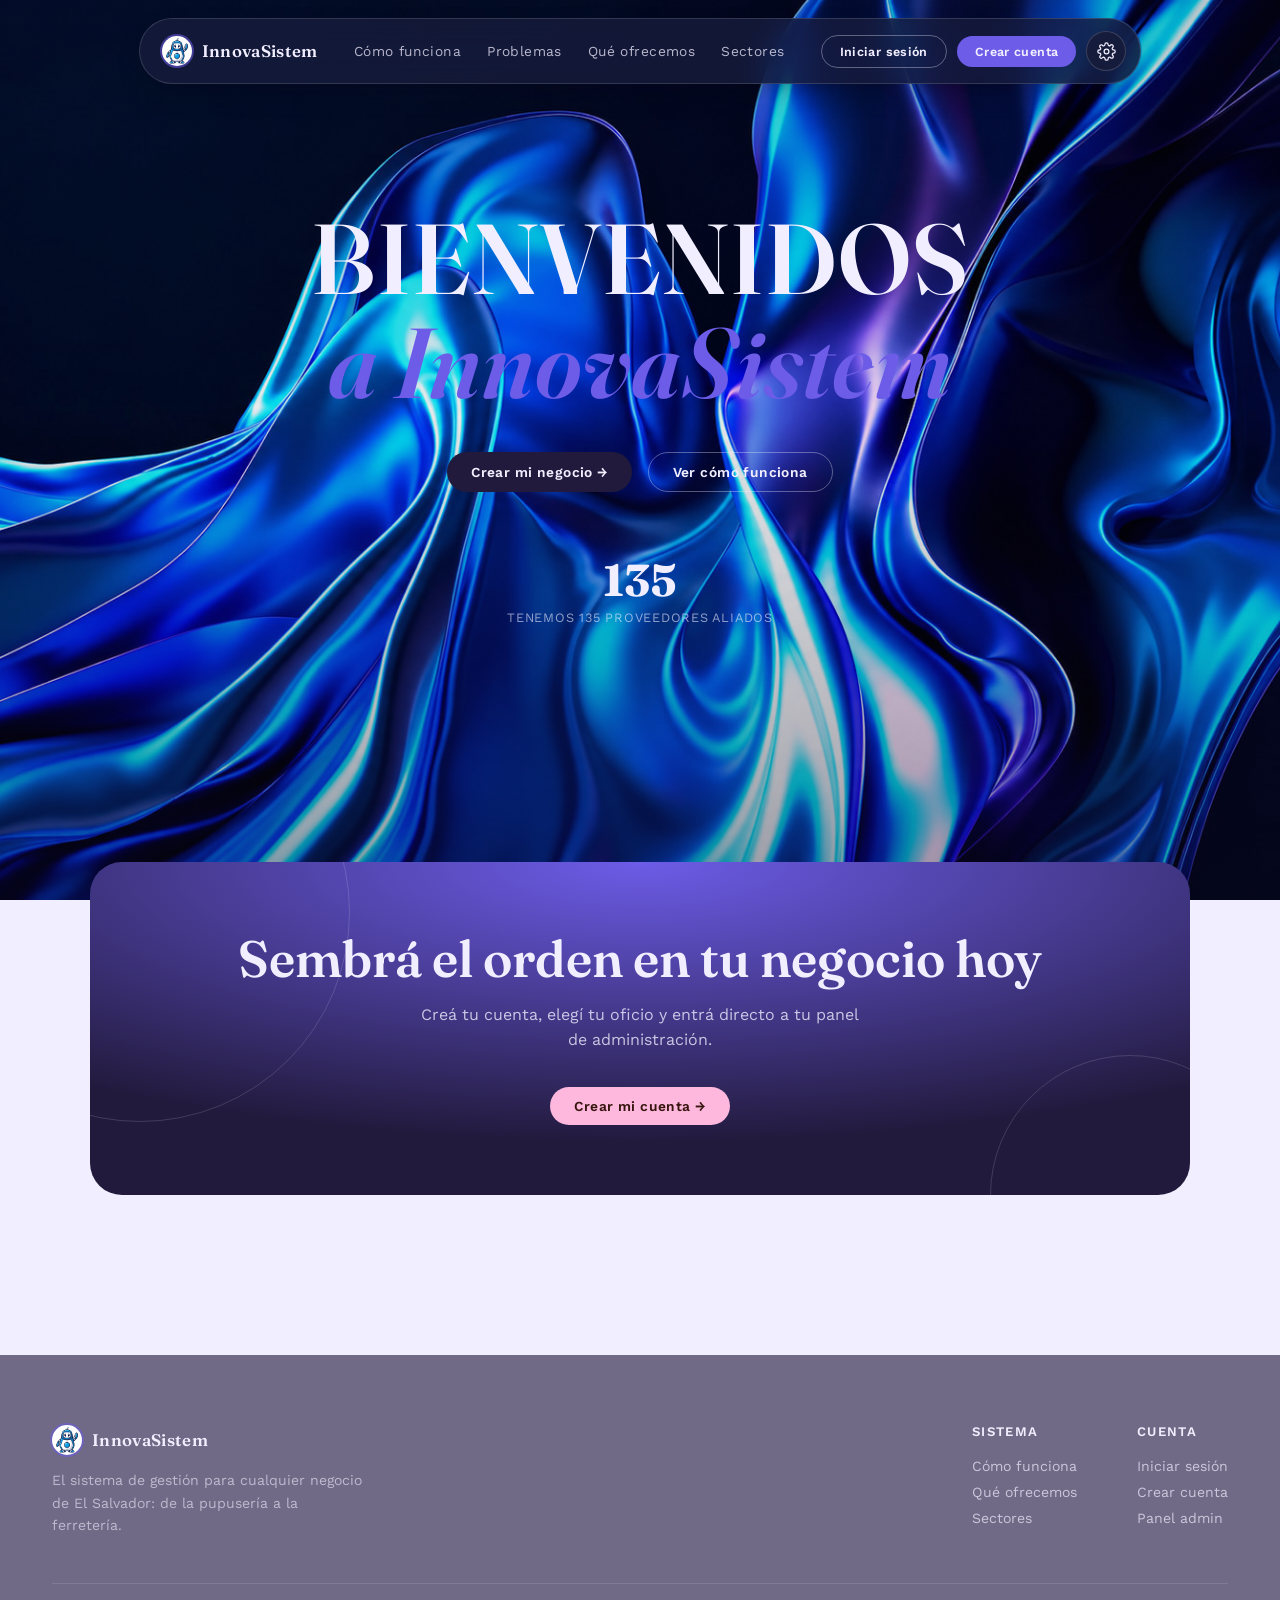
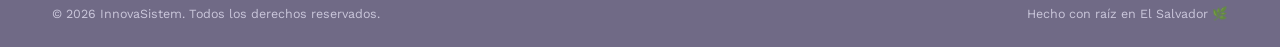
<file: index.html>
<!doctype html>
<html lang="es" data-default-theme="dark">
<head>
<meta charset="UTF-8">
<meta name="viewport" content="width=device-width, initial-scale=1.0">
<title>InnovaSistem — El sistema para tu negocio local</title>
<meta name="description" content="InnovaSistem: proveedores, facturación, ventas, ingresos y pagos en un solo lugar para cualquier tipo de negocio.">
<link rel="icon" href="data:,">
<link rel="preconnect" href="https://fonts.googleapis.com">
<link rel="preconnect" href="https://fonts.gstatic.com" crossorigin>
<link href="https://fonts.googleapis.com/css2?family=Fraunces:ital,opsz,wght@0,9..144,400;0,9..144,600;0,9..144,700;1,9..144,500&family=Work+Sans:wght@400;500;600;700&display=swap" rel="stylesheet">
<link rel="stylesheet" href="styles.css?v=20261006g">
<link rel="stylesheet" href="ajustes.css?v=20261006a">
<script src="i18n.js?v=20261006c"></script>
<script src="ajustes.js?v=20261006a"></script>
</head>
<body>

<div id="splash" aria-hidden="true">
  <img src="imagenes/logo.png" alt="" class="mascot-logo">
</div>
<div class="grain"></div>
<nav class="nav" id="nav">
  <div class="nav-inner">
    <a href="#top" class="brand">
      <img src="imagenes/logo.png" alt="" class="mascot-logo">
      InnovaSistem
    </a>
    <div class="nav-links">
      <a href="como-funciona.html">Cómo funciona</a>
      <a href="problemas.html">Problemas</a>
      <a href="que-ofrecemos.html">Qué ofrecemos</a>
      <a href="sectores.html">Sectores</a>
    </div>
    <div class="nav-cta">
      <a href="login.html" class="btn btn-outline btn-sm">Iniciar sesión</a>
      <a href="login.html#crear" class="btn btn-dark btn-sm">Crear cuenta</a>
      <span data-ajustes-slot></span>
      <button class="burger" id="burger" aria-label="Menú"><svg viewBox="0 0 24 24" fill="none" stroke="currentColor" stroke-width="2"><path d="M4 7h16M4 12h16M4 17h16"/></svg></button>
    </div>
  </div>
</nav>

<div id="mobileMenu" class="mobile-menu" hidden>
  <a href="como-funciona.html">Cómo funciona</a>
  <a href="problemas.html">Problemas</a>
  <a href="que-ofrecemos.html">Qué ofrecemos</a>
  <a href="sectores.html">Sectores</a>
  <a href="login.html">Iniciar sesión</a>
  <a href="login.html#crear" class="btn btn-dark">Crear cuenta</a>
</div>

<header class="hero" id="top">
  <div class="hero-inner">    
    <h1 class="reveal delay-1">Bienvenidos<br><span class="accent">a InnovaSistem</span></h1>
    <div class="hero-cta reveal delay-4">
      <a href="login.html#crear" class="btn btn-dark">Crear mi negocio →</a>
      <a href="como-funciona.html" class="btn btn-outline">Ver cómo funciona</a>
    </div>

    <div class="stats stats-single reveal delay-4">
      <div class="stat"><b data-count="135">0</b><span>Tenemos 135 proveedores aliados</span></div>
    </div>
  </div>
</header>

<section>
  <div class="wrap">
    <div class="cta-band reveal">
      <div class="cta-ring r1"></div><div class="cta-ring r2"></div>
      <h2>Sembrá el orden en tu negocio hoy</h2>
      <p>Creá tu cuenta, elegí tu oficio y entrá directo a tu panel de administración.</p>
      <a href="login.html#crear" class="btn btn-rosy">Crear mi cuenta →</a>
    </div>
  </div>
</section>

<footer>
  <div class="wrap">
    <div class="foot-top">
      <div class="foot-brand">
        <a href="#top" class="brand"><img src="imagenes/logo.png" alt="" class="mascot-logo">InnovaSistem</a>
        <p>El sistema de gestión para cualquier negocio de El Salvador: de la pupusería a la ferretería.</p>
      </div>
      <div class="foot-cols">
        <div class="foot-col"><h4>Sistema</h4><a href="como-funciona.html">Cómo funciona</a><a href="que-ofrecemos.html">Qué ofrecemos</a><a href="sectores.html">Sectores</a></div>
        <div class="foot-col"><h4>Cuenta</h4><a href="login.html">Iniciar sesión</a><a href="login.html#crear">Crear cuenta</a><a href="admin.html">Panel admin</a></div>
      </div>
    </div>
    <div class="foot-bottom">
      <span>© 2026 InnovaSistem. Todos los derechos reservados.</span>
      <span>Hecho con raíz en El Salvador 🌿</span>
    </div>
  </div>
</footer>

<script defer src="main.js?v=20261005b"></script>
</body>
</html>
</file>
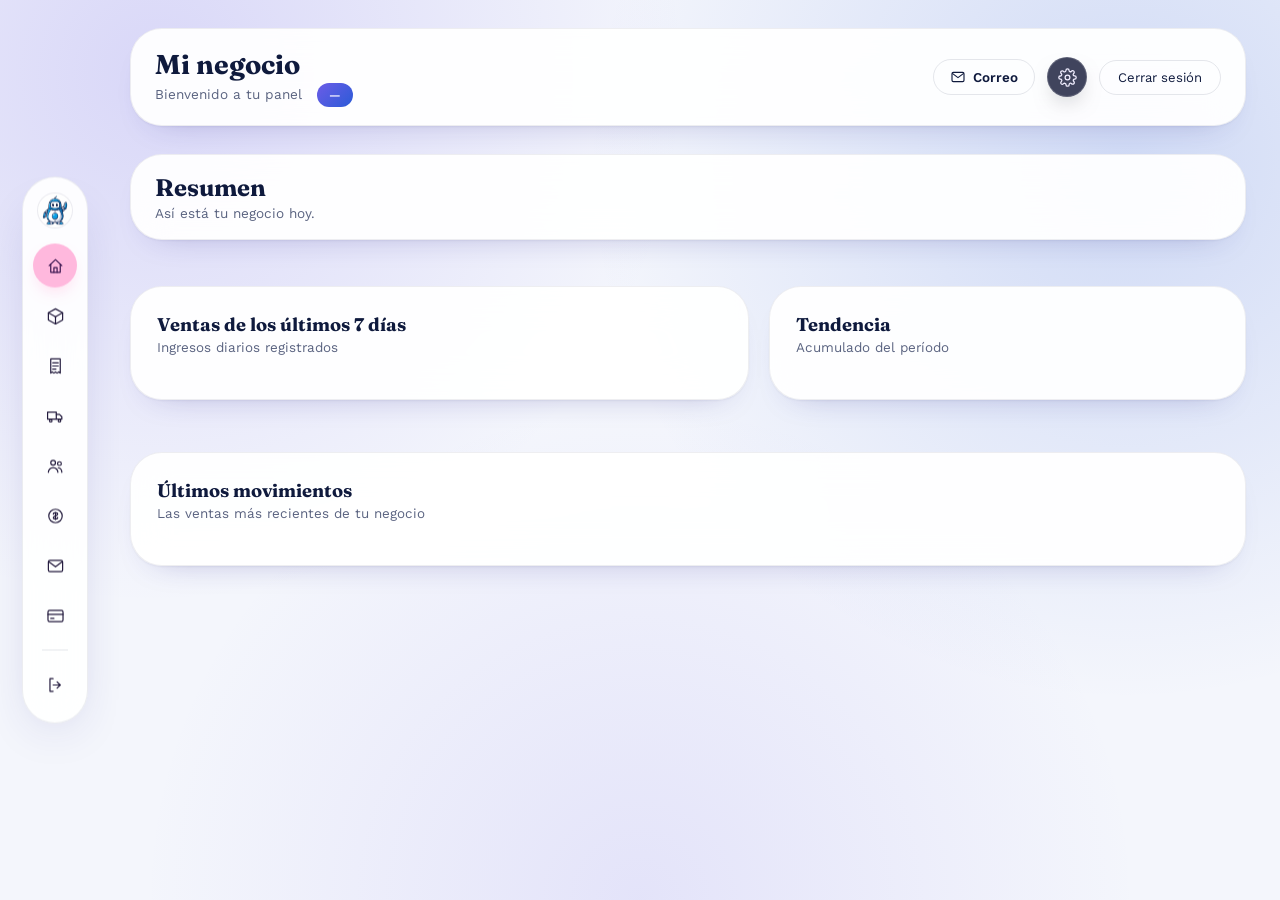
<file: admin.html>
<!doctype html>
<html lang="es" data-default-theme="light">
<head>
<meta charset="UTF-8">
<meta name="viewport" content="width=device-width, initial-scale=1.0">
<title>InnovaSistem — Panel de administración</title>
<link rel="icon" href="data:,">
<link rel="preconnect" href="https://fonts.googleapis.com">
<link rel="preconnect" href="https://fonts.gstatic.com" crossorigin>
<link href="https://fonts.googleapis.com/css2?family=Fraunces:ital,opsz,wght@0,9..144,400;0,9..144,600;0,9..144,700&family=Work+Sans:wght@400;500;600;700&display=swap" rel="stylesheet">
<link rel="stylesheet" href="admin.css?v=20261006j">
<link rel="stylesheet" href="ajustes.css?v=20261006a">
<script src="i18n.js?v=20261006c"></script>
<script src="ajustes.js?v=20261006a"></script>
</head>
<body>

<nav class="dock" id="dock">
  <img class="dock-logo" src="imagenes/logo.png" alt="">

  <button class="dock-btn active" data-view="resumen"><span class="dbi"><svg viewBox="0 0 24 24"><path d="M4 11.5 12 4l8 7.5"/><path d="M6 10v10h12V10"/><path d="M10 20v-6h4v6"/></svg></span><span class="tip">Resumen</span></button>
  <button class="dock-btn" data-view="inventario"><span class="dbi"><svg viewBox="0 0 24 24"><path d="M3 8l9-5 9 5-9 5-9-5Z"/><path d="M3 8v9l9 5 9-5V8"/><path d="M12 13v9"/></svg></span><span class="tip">Inventario</span></button>
  <button class="dock-btn" data-view="ventas"><span class="dbi"><svg viewBox="0 0 24 24"><path d="M6 3h12v18l-2-1.5L14 21l-2-1.5L10 21l-2-1.5L6 21V3Z"/><path d="M8.5 8h7M8.5 12h7M8.5 16h4"/></svg></span><span class="tip">Ventas</span></button>
  <button class="dock-btn" data-view="proveedores"><span class="dbi"><svg viewBox="0 0 24 24"><path d="M2 7h11v9H2z"/><path d="M13 10h4l3 3v3h-7"/><circle cx="6" cy="18" r="1.6"/><circle cx="17" cy="18" r="1.6"/></svg></span><span class="tip">Proveedores</span></button>
  <button class="dock-btn" data-view="clientes"><span class="dbi"><svg viewBox="0 0 24 24"><circle cx="9" cy="8" r="3"/><path d="M3 20c0-3.3 2.7-6 6-6s6 2.7 6 6"/><circle cx="17" cy="9" r="2.4"/><path d="M15.5 14.2c2.4.4 4.5 2.5 4.5 5.8"/></svg></span><span class="tip">Clientes</span></button>
  <button class="dock-btn" data-view="ingresos"><span class="dbi"><svg viewBox="0 0 24 24"><circle cx="12" cy="12" r="8.5"/><path d="M12 7.5v9M9.3 9.8c0-1.2 1.2-2 2.7-2s2.7.9 2.7 2-1.2 1.6-2.7 2-2.7.9-2.7 2 1.2 2 2.7 2 2.7-.8 2.7-2"/></svg></span><span class="tip">Ingresos</span></button>
  <button class="dock-btn" data-view="correo"><span class="dbi"><svg viewBox="0 0 24 24"><rect x="3" y="5" width="18" height="14" rx="2"/><path d="m4 7 8 6 8-6"/></svg></span><span class="mail-badge" id="dockMailBadge" hidden>0</span><span class="tip">Correo</span></button>
  <button class="dock-btn" data-view="pagos"><span class="dbi"><svg viewBox="0 0 24 24"><rect x="2.5" y="5" width="19" height="14" rx="2"/><path d="M2.5 10h19"/><path d="M6 15h4"/></svg></span><span class="tip">Pagos</span></button>

  <div class="dock-sep"></div>
  <button class="dock-btn" id="logoutBtn"><span class="dbi"><svg viewBox="0 0 24 24"><path d="M9 4H5v16h4"/><path d="M14 8l4 4-4 4"/><path d="M18 12H9"/></svg></span><span class="tip">Salir</span></button>
</nav>

<main class="shell">

  <div class="topbar">
    <div class="topbar-title">
      <h1 id="bizName">Mi negocio</h1>
      <p>Bienvenido a tu panel <span class="type-badge" id="bizTypeBadge">—</span></p>
    </div>
    <div class="topbar-right">
      <button class="btn-support" id="supportBtn" type="button"><svg viewBox="0 0 24 24"><rect x="3" y="5" width="18" height="14" rx="2"/><path d="m4 7 8 6 8-6"/></svg>Correo<span class="mail-badge" id="supportBadge" hidden>0</span></button>
      <span data-ajustes-slot></span>
      <button class="btn-logout" id="logoutBtn2">Cerrar sesión</button>
    </div>
  </div>

  <!-- RESUMEN -->
  <section class="view active" id="view-resumen">
    <div class="sec-head"><div><h1>Resumen</h1><p>Así está tu negocio hoy.</p></div></div>
    <div class="kpi-row" id="kpiRow"></div>
    <div class="chart-grid">
      <div class="panel-box chart-box"><h2>Ventas de los últimos 7 días</h2><p class="sub">Ingresos diarios registrados</p><div id="barChart"></div></div>
      <div class="panel-box chart-box"><h2>Tendencia</h2><p class="sub">Acumulado del período</p><div id="lineChartSmall"></div></div>
    </div>
    <div class="panel-box">
      <h2>Últimos movimientos</h2><p class="sub">Las ventas más recientes de tu negocio</p>
      <div class="table-wrap"><table class="data-table" id="recentSalesTable"></table></div>
    </div>
  </section>

  <!-- INVENTARIO -->
  <section class="view" id="view-inventario">
    <div class="sec-head">
      <div><h1 id="invTitle">Inventario</h1><p id="invSub">Stock y precio de cada producto.</p></div>
    </div>
    <div class="card-row" id="inventoryGrid"></div>
  </section>

  <!-- VENTAS -->
  <section class="view" id="view-ventas">
    <div class="sec-head"><div><h1>Ventas</h1><p>Historial de ventas con gráficas de tu negocio.</p></div>
      <button class="add-btn" data-modal="sale"><span class="plus">+</span> Nueva venta</button>
    </div>
    <div class="chart-grid">
      <div class="panel-box chart-box"><h2>Ventas por día</h2><p class="sub">Últimos 7 días</p><div id="barChart2"></div></div>
      <div class="panel-box chart-box"><h2>Tendencia acumulada</h2><p class="sub">Ingreso acumulado</p><div id="lineChart2"></div></div>
    </div>
    <div class="panel-box">
      <h2>Historial de ventas</h2><p class="sub">Buscá por cliente o producto y filtrá por fecha. Tocá “Factura” para verla o imprimirla.</p>
      <div class="filter-bar">
        <input type="search" id="salesSearch" placeholder="Buscar cliente o producto…">
        <label>Desde <input type="date" id="salesFrom"></label>
        <label>Hasta <input type="date" id="salesTo"></label>
      </div>
      <div class="table-wrap"><table class="data-table" id="salesTable"></table></div>
    </div>
  </section>

  <!-- PROVEEDORES -->
  <section class="view" id="view-proveedores">
    <div class="sec-head">
      <div><h1>Proveedores</h1><p id="provSub">Conectá tu negocio con proveedores de confianza.</p></div>
    </div>
    <div class="card-row" id="providersGrid"></div>
  </section>

  <!-- CLIENTES -->
  <section class="view" id="view-clientes">
    <div class="sec-head">
      <div><h1>Clientes</h1><p>Facturación e historial de compras por cliente.</p></div>
      <input type="search" class="head-search" id="clientSearch" placeholder="Buscar cliente…">
    </div>
    <div class="card-row" id="clientsGrid"></div>
  </section>

  <!-- INGRESOS -->
  <section class="view" id="view-ingresos">
    <div class="sec-head"><div><h1>Ingresos</h1><p>Cuánto entra a tu negocio, con claridad.</p></div></div>
    <div class="kpi-row" id="incomeKpiRow"></div>
    <div class="panel-box chart-box"><h2>Ingresos por día</h2><p class="sub">Últimos 14 días</p><div id="lineChartBig"></div></div>
  </section>

  <!-- PAGOS -->
  <section class="view" id="view-pagos">
    <div class="sec-head">
      <div><h1>Pagos</h1><p>Se registran solos con cada venta: qué está pagado y qué está pendiente.</p></div>
    </div>
    <div class="chips" id="paymentChips">
      <button class="chip active" data-filter="Todos">Todos</button>
      <button class="chip" data-filter="Pagado">Pagado</button>
      <button class="chip" data-filter="Pendiente">Pendiente</button>
    </div>
    <div class="panel-box">
      <div class="table-wrap"><table class="data-table" id="paymentsTable"></table></div>
    </div>
  </section>

  <!-- CORREO (tipo Gmail) -->
  <section class="view" id="view-correo">
    <div class="sec-head"><div><h1>Correo</h1><p>Noticias de InnovaSistem, respuestas a tus consultas y avisos de tus pedidos.</p></div></div>
    <div class="gmail panel-box">
      <aside class="gm-side">
        <button type="button" class="gm-compose" id="gmCompose"><svg viewBox="0 0 24 24"><path d="M12 20h9"/><path d="M16.5 3.5a2.1 2.1 0 0 1 3 3L7 19l-4 1 1-4Z"/></svg>Redactar</button>
        <button type="button" class="gm-folder active" data-folder="inbox"><svg viewBox="0 0 24 24"><path d="M22 12h-6l-2 3h-4l-2-3H2"/><path d="M5.5 5h13L22 12v6a2 2 0 0 1-2 2H4a2 2 0 0 1-2-2v-6Z"/></svg>Recibidos<span class="gm-count" id="gmInboxCount"></span></button>
        <button type="button" class="gm-folder" data-folder="sent"><svg viewBox="0 0 24 24"><path d="m22 2-7 20-4-9-9-4Z"/><path d="M22 2 11 13"/></svg>Enviados</button>
      </aside>
      <div class="gm-list" id="gmList"></div>
      <div class="gm-read" id="gmRead"></div>
    </div>
  </section>

</main>

<!-- MODALS -->
<div class="modal-backdrop" id="modalBackdrop">
  <div class="modal-box" id="modalBox"></div>
</div>

<div class="toast" id="toast"></div>

<script src="data.js?v=20261006a"></script>
<script src="api.js?v=20261006a"></script>
<script defer src="admin.js?v=20261006g"></script>
</body>
</html>
</file>
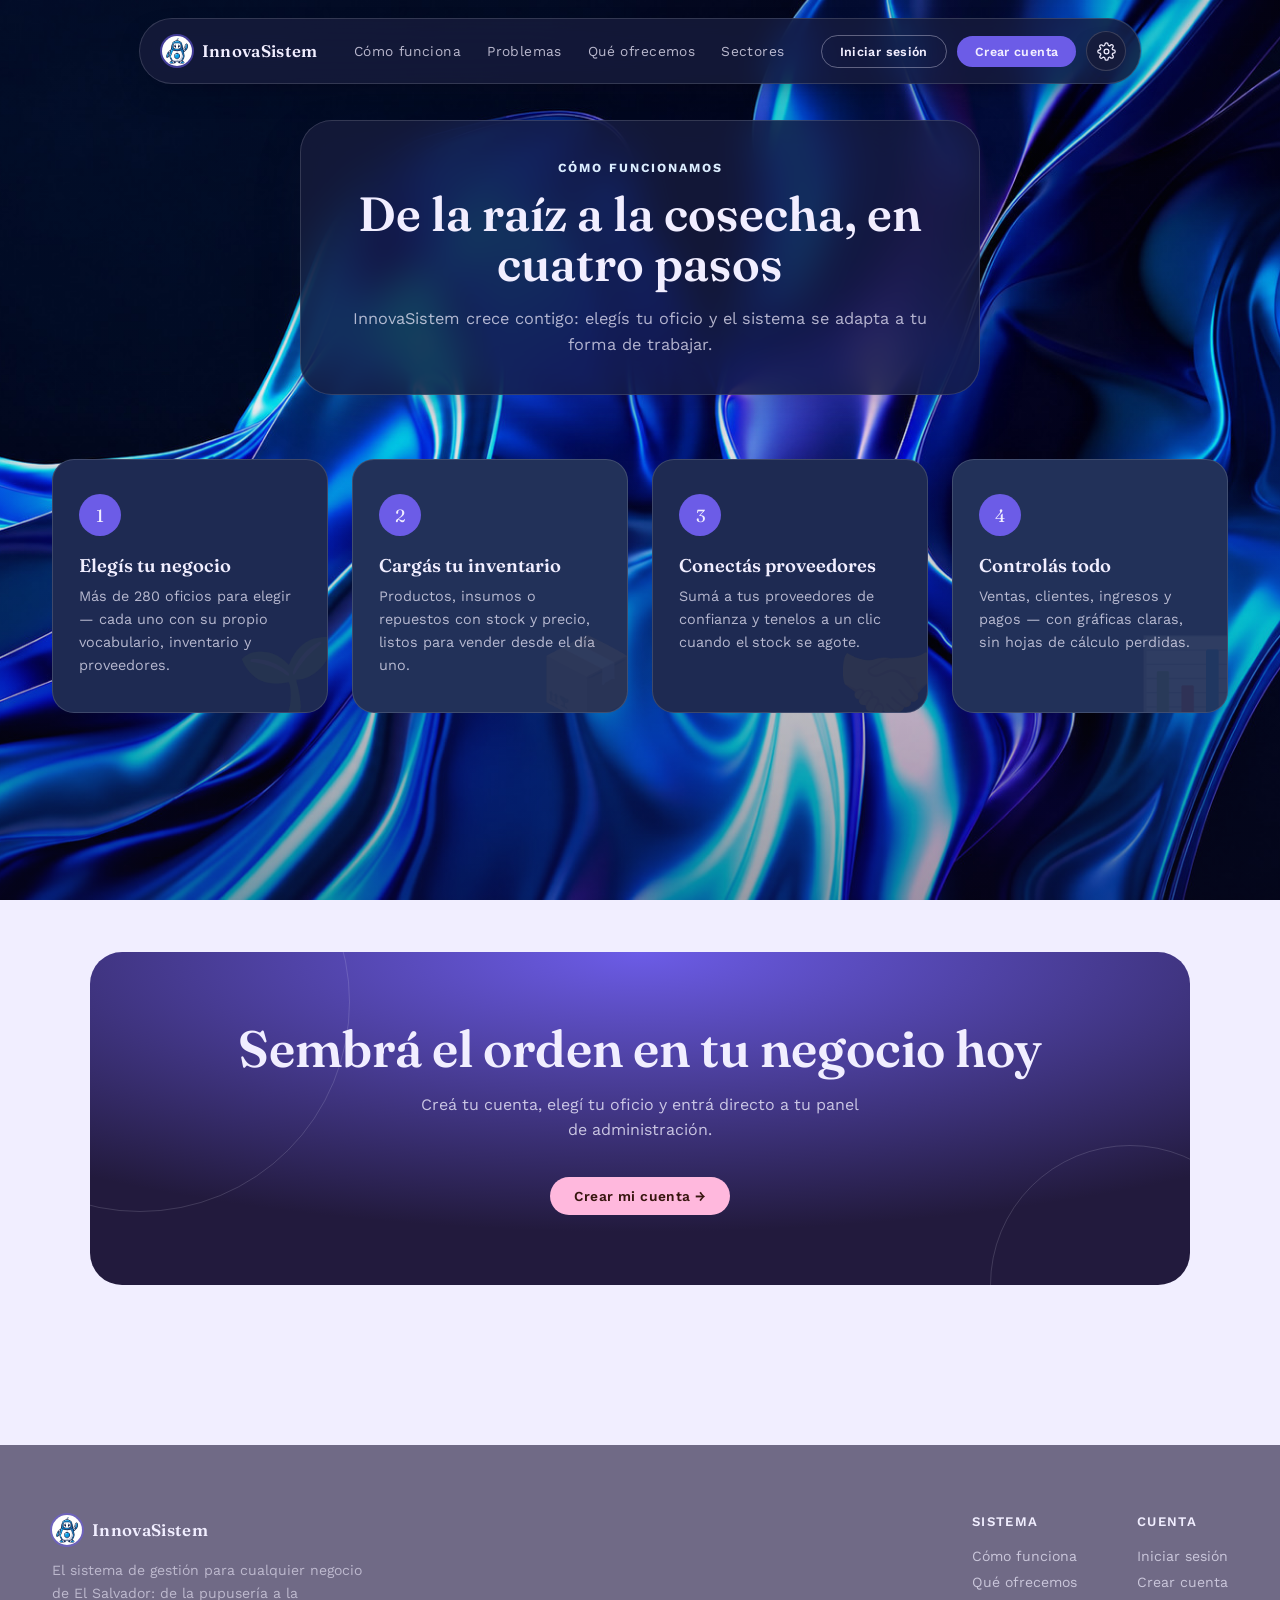
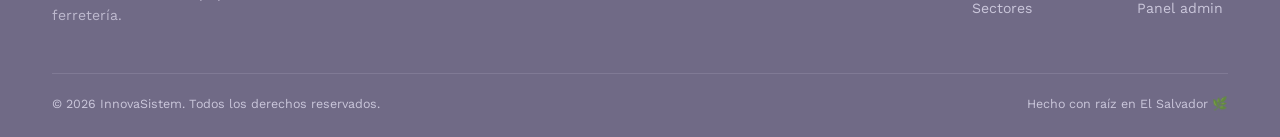
<file: como-funciona.html>
<!doctype html>
<html lang="es" data-default-theme="dark">
<head>
<meta charset="UTF-8">
<meta name="viewport" content="width=device-width, initial-scale=1.0">
<title>Cómo funciona — InnovaSistem</title>
<meta name="description" content="Cómo funciona InnovaSistem: elegí tu oficio, cargá tu inventario, conectá proveedores y controlá todo desde un panel.">
<link rel="icon" href="data:,">
<link rel="preconnect" href="https://fonts.googleapis.com">
<link rel="preconnect" href="https://fonts.gstatic.com" crossorigin>
<link href="https://fonts.googleapis.com/css2?family=Fraunces:ital,opsz,wght@0,9..144,400;0,9..144,600;0,9..144,700;1,9..144,500&family=Work+Sans:wght@400;500;600;700&display=swap" rel="stylesheet">
<link rel="stylesheet" href="styles.css?v=20261006g">
<link rel="stylesheet" href="ajustes.css?v=20261006a">
<script src="i18n.js?v=20261006c"></script>
<script src="ajustes.js?v=20261006a"></script>
</head>
<body>

<div class="grain"></div>
<nav class="nav" id="nav">
  <div class="nav-inner">
    <a href="index.html" class="brand">
      <img src="imagenes/logo.png" alt="" class="mascot-logo">
      InnovaSistem
    </a>
    <div class="nav-links">
      <a href="como-funciona.html">Cómo funciona</a>
      <a href="problemas.html">Problemas</a>
      <a href="que-ofrecemos.html">Qué ofrecemos</a>
      <a href="sectores.html">Sectores</a>
    </div>
    <div class="nav-cta">
      <a href="login.html" class="btn btn-outline btn-sm">Iniciar sesión</a>
      <a href="login.html#crear" class="btn btn-dark btn-sm">Crear cuenta</a>
      <span data-ajustes-slot></span>
      <button class="burger" id="burger" aria-label="Menú"><svg viewBox="0 0 24 24" fill="none" stroke="currentColor" stroke-width="2"><path d="M4 7h16M4 12h16M4 17h16"/></svg></button>
    </div>
  </div>
</nav>

<div id="mobileMenu" class="mobile-menu" hidden>
  <a href="como-funciona.html">Cómo funciona</a>
  <a href="problemas.html">Problemas</a>
  <a href="que-ofrecemos.html">Qué ofrecemos</a>
  <a href="sectores.html">Sectores</a>
  <a href="login.html">Iniciar sesión</a>
  <a href="login.html#crear" class="btn btn-dark">Crear cuenta</a>
</div>

<section id="funciona">
  <div class="wrap">
    <div class="section-head">
      <span class="tag reveal">Cómo funcionamos</span>
      <h2 class="reveal delay-1">De la raíz a la cosecha, en cuatro pasos</h2>
      <p class="reveal delay-2">InnovaSistem crece contigo: elegís tu oficio y el sistema se adapta a tu forma de trabajar.</p>
    </div>
    <div class="steps">
      <div class="step-card reveal">
        <div class="step-num">1</div>
        <h3>Elegís tu negocio</h3>
        <p>Más de 280 oficios para elegir — cada uno con su propio vocabulario, inventario y proveedores.</p>
        <span class="step-icon">🌱</span>
      </div>
      <div class="step-card reveal delay-1">
        <div class="step-num">2</div>
        <h3>Cargás tu inventario</h3>
        <p>Productos, insumos o repuestos con stock y precio, listos para vender desde el día uno.</p>
        <span class="step-icon">📦</span>
      </div>
      <div class="step-card reveal delay-2">
        <div class="step-num">3</div>
        <h3>Conectás proveedores</h3>
        <p>Sumá a tus proveedores de confianza y tenelos a un clic cuando el stock se agote.</p>
        <span class="step-icon">🤝</span>
      </div>
      <div class="step-card reveal delay-3">
        <div class="step-num">4</div>
        <h3>Controlás todo</h3>
        <p>Ventas, clientes, ingresos y pagos — con gráficas claras, sin hojas de cálculo perdidas.</p>
        <span class="step-icon">📊</span>
      </div>
    </div>
  </div>
</section>

<section>
  <div class="wrap">
    <div class="cta-band reveal">
      <div class="cta-ring r1"></div><div class="cta-ring r2"></div>
      <h2>Sembrá el orden en tu negocio hoy</h2>
      <p>Creá tu cuenta, elegí tu oficio y entrá directo a tu panel de administración.</p>
      <a href="login.html#crear" class="btn btn-rosy">Crear mi cuenta →</a>
    </div>
  </div>
</section>

<footer>
  <div class="wrap">
    <div class="foot-top">
      <div class="foot-brand">
        <a href="index.html" class="brand"><img src="imagenes/logo.png" alt="" class="mascot-logo">InnovaSistem</a>
        <p>El sistema de gestión para cualquier negocio de El Salvador: de la pupusería a la ferretería.</p>
      </div>
      <div class="foot-cols">
        <div class="foot-col"><h4>Sistema</h4><a href="como-funciona.html">Cómo funciona</a><a href="que-ofrecemos.html">Qué ofrecemos</a><a href="sectores.html">Sectores</a></div>
        <div class="foot-col"><h4>Cuenta</h4><a href="login.html">Iniciar sesión</a><a href="login.html#crear">Crear cuenta</a><a href="admin.html">Panel admin</a></div>
      </div>
    </div>
    <div class="foot-bottom">
      <span>© 2026 InnovaSistem. Todos los derechos reservados.</span>
      <span>Hecho con raíz en El Salvador 🌿</span>
    </div>
  </div>
</footer>

<script defer src="main.js?v=20261005b"></script>
</body>
</html>
</file>
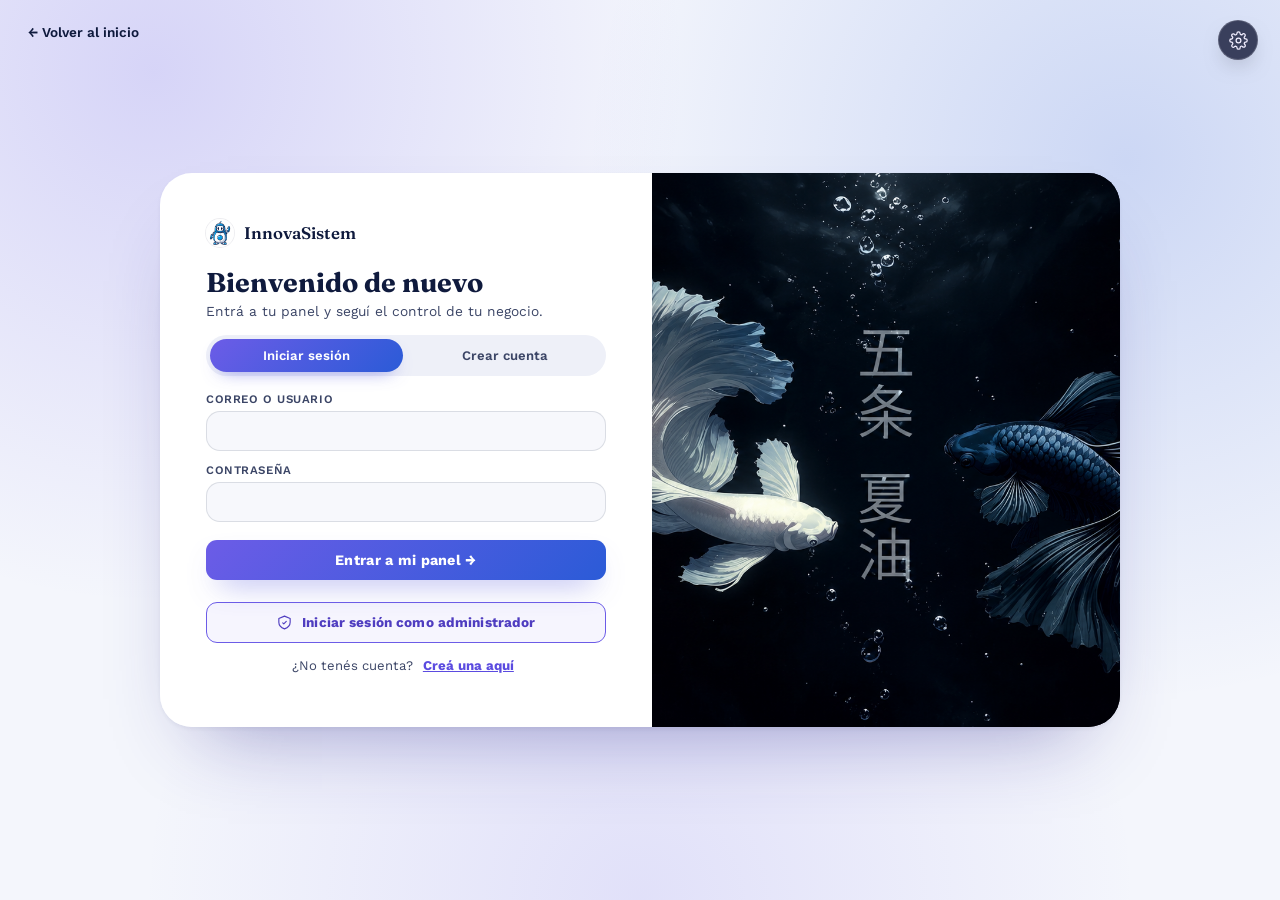
<file: login.html>
<!doctype html>
<html lang="es" data-default-theme="light">
<head>
<meta charset="UTF-8">
<meta name="viewport" content="width=device-width, initial-scale=1.0">
<title>InnovaSistem — Iniciar sesión</title>
<link rel="icon" href="data:,">
<link rel="preconnect" href="https://fonts.googleapis.com">
<link rel="preconnect" href="https://fonts.gstatic.com" crossorigin>
<link href="https://fonts.googleapis.com/css2?family=Fraunces:ital,opsz,wght@0,9..144,400;0,9..144,600;0,9..144,700&family=Work+Sans:wght@400;500;600;700&display=swap" rel="stylesheet">
<link rel="stylesheet" href="login.css?v=20261006d">
<link rel="stylesheet" href="ajustes.css?v=20261006a">
<script src="i18n.js?v=20261006c"></script>
<script src="ajustes.js?v=20261006a"></script>
</head>
<body>

<a href="index.html" class="back-home">&larr; Volver al inicio</a>
<div class="auth-card">

  <div class="auth-form-panel">
    <div class="auth-logo">
      <img src="imagenes/logo.png" alt="" class="mascot-logo">
      InnovaSistem
    </div>

    <div class="auth-heading">
      <h1 id="heading">Bienvenido de nuevo</h1>
      <p id="subheading">Entrá a tu panel y seguí el control de tu negocio.</p>
    </div>

    <div class="tabs">
      <button type="button" id="tabLogin" class="active">Iniciar sesión</button>
      <button type="button" id="tabRegister">Crear cuenta</button>
    </div>

    <div class="form-msg" id="formMsg"></div>

    <!-- LOGIN -->
    <form class="panel active" id="panelLogin">
      <div class="field">
        <label>Correo o usuario</label>
        <input type="text" name="email" autocomplete="username" required>
      </div>
      <div class="field">
        <label>Contraseña</label>
        <input type="password" name="password" required>
      </div>
      <button type="submit" class="submit-btn">Entrar a mi panel →</button>
      <button type="button" id="gotoAdminLogin" class="admin-btn">
        <svg viewBox="0 0 24 24"><path d="M12 3 4 6.5v5c0 5 3.4 7.7 8 9.5 4.6-1.8 8-4.5 8-9.5v-5L12 3Z"/><path d="M9.5 12.5 11 14l3.5-3.5"/></svg>
        Iniciar sesión como administrador
      </button>
      <p class="switch-line">¿No tenés cuenta? <button type="button" data-goto="register">Creá una aquí</button></p>
    </form>

    <!-- ADMIN LOGIN -->
    <form class="panel" id="panelAdminLogin">
      <div class="field">
        <label>Correo de administrador</label>
        <input type="email" name="email" required>
      </div>
      <div class="field">
        <label>Contraseña</label>
        <input type="password" name="password" required>
      </div>
      <button type="submit" class="submit-btn">Entrar como administrador →</button>
      <p class="switch-line"><button type="button" id="backFromAdminLogin">← Volver a iniciar sesión</button></p>
    </form>

    <!-- REGISTER -->
    <form class="panel" id="panelRegister">
      <div class="field">
        <label>Nombre del negocio</label>
        <input type="text" name="businessName" required>
      </div>
      <div class="field">
        <label>¿Qué tipo de negocio es?</label>
        <div class="type-combo" id="typeCombo">
          <input type="text" id="typeSearch" autocomplete="off" role="combobox" aria-expanded="false" aria-controls="typeList">
          <input type="hidden" name="type" id="typeValue">
          <div class="type-list" id="typeList" role="listbox" hidden></div>
        </div>
      </div>
      <div class="field-row">
        <div class="field">
          <label>Tu nombre</label>
          <input type="text" name="ownerName" required>
        </div>
        <div class="field">
          <label>Correo</label>
          <input type="email" name="email" required>
        </div>
      </div>
      <div class="field">
        <label>Contraseña</label>
        <input type="password" name="password" required minlength="4">
      </div>
      <button type="submit" class="submit-btn">Crear mi negocio →</button>
      <p class="switch-line">¿Ya tenés cuenta? <button type="button" data-goto="login">Iniciá sesión</button></p>
    </form>
  </div>

  <div class="auth-art-panel">
    <img src="imagenes/ois.png" alt="Peces koi" class="art-photo">
  </div>
</div>

<script src="data.js?v=20261006a"></script>
<script src="api.js?v=20261006a"></script>
<script defer src="login.js?v=20261006b"></script>
</body>
</html>
</file>
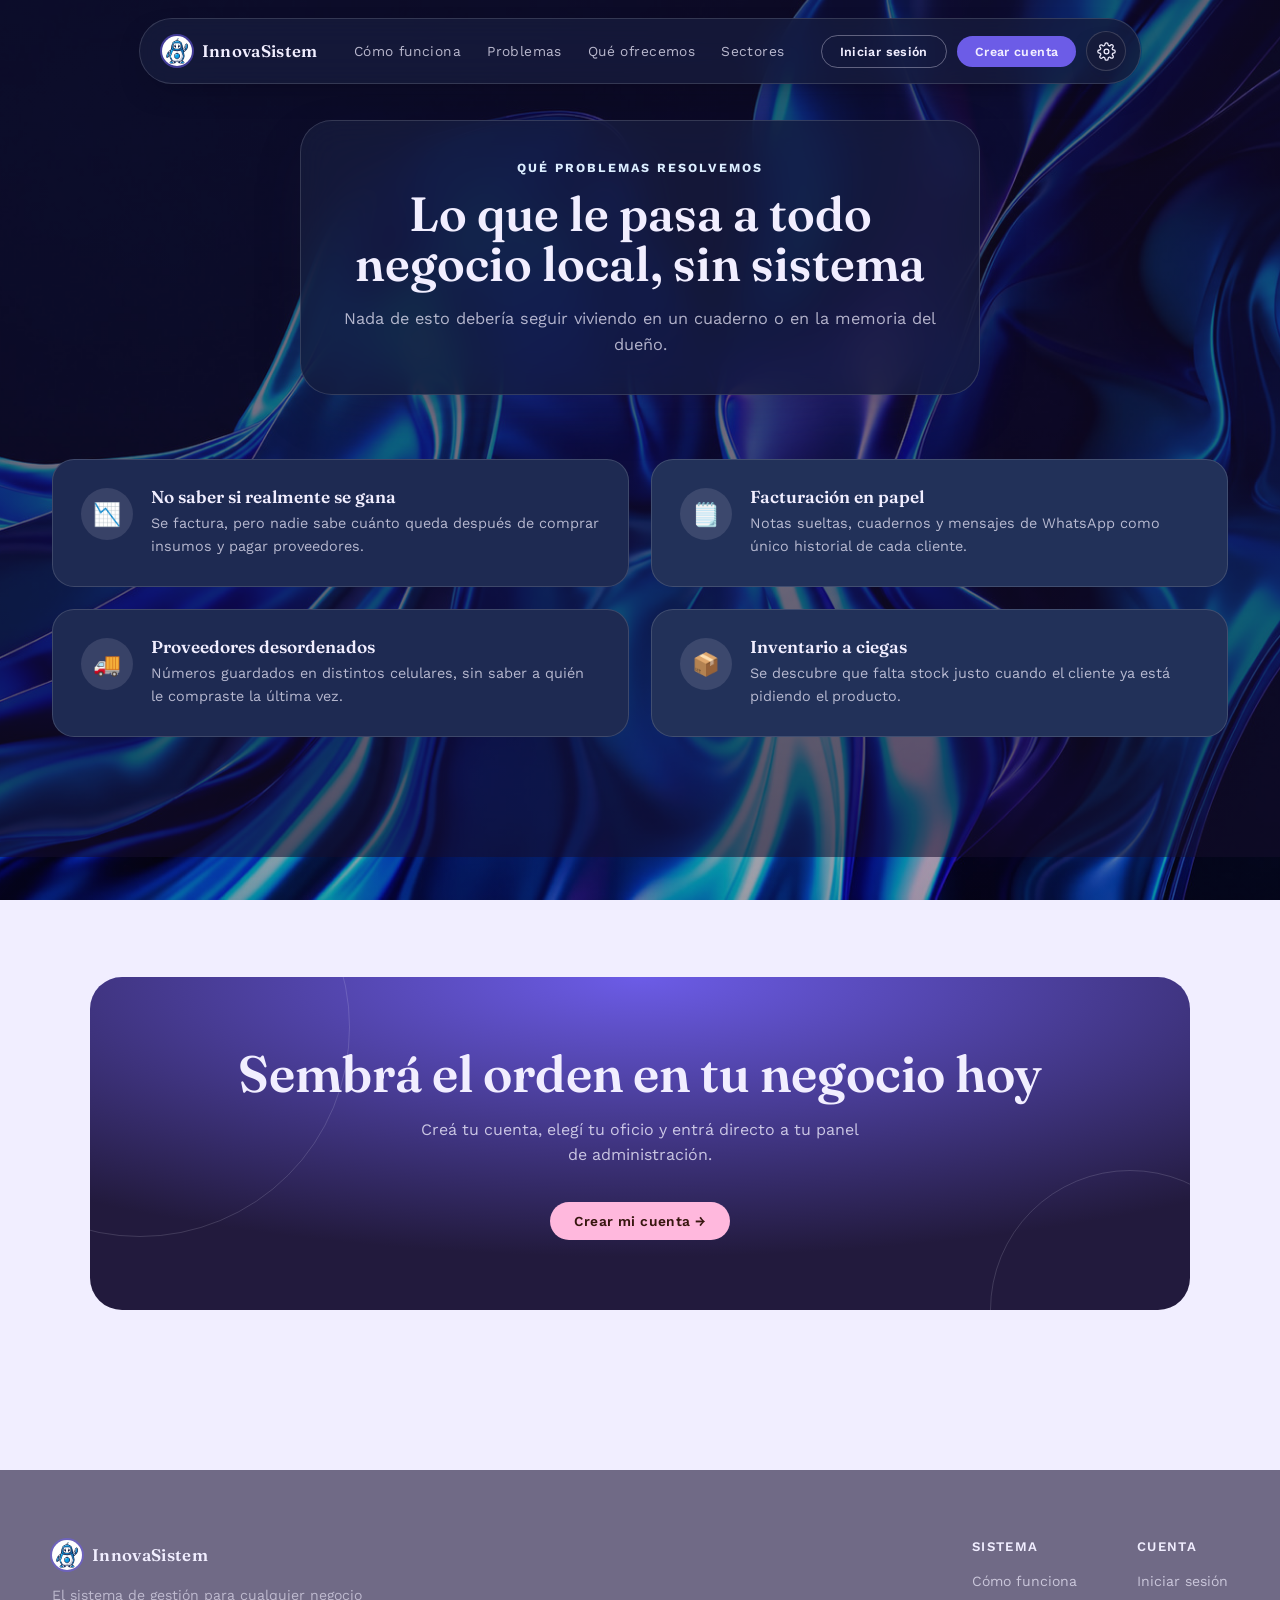
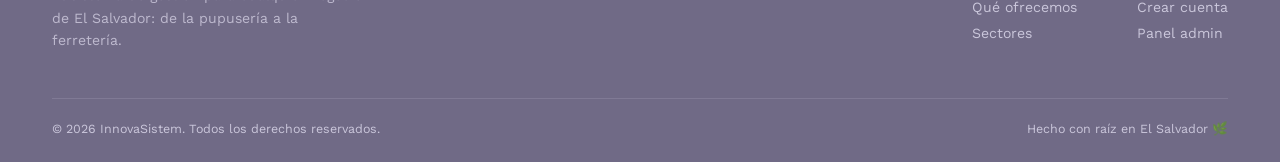
<file: problemas.html>
<!doctype html>
<html lang="es" data-default-theme="dark">
<head>
<meta charset="UTF-8">
<meta name="viewport" content="width=device-width, initial-scale=1.0">
<title>Problemas que resolvemos — InnovaSistem</title>
<meta name="description" content="Los problemas que resuelve InnovaSistem: facturación en papel, proveedores desordenados, inventario a ciegas y no saber si realmente se gana.">
<link rel="icon" href="data:,">
<link rel="preconnect" href="https://fonts.googleapis.com">
<link rel="preconnect" href="https://fonts.gstatic.com" crossorigin>
<link href="https://fonts.googleapis.com/css2?family=Fraunces:ital,opsz,wght@0,9..144,400;0,9..144,600;0,9..144,700;1,9..144,500&family=Work+Sans:wght@400;500;600;700&display=swap" rel="stylesheet">
<link rel="stylesheet" href="styles.css?v=20261006g">
<link rel="stylesheet" href="ajustes.css?v=20261006a">
<script src="i18n.js?v=20261006c"></script>
<script src="ajustes.js?v=20261006a"></script>
</head>
<body>

<div class="grain"></div>
<nav class="nav" id="nav">
  <div class="nav-inner">
    <a href="index.html" class="brand">
      <img src="imagenes/logo.png" alt="" class="mascot-logo">
      InnovaSistem
    </a>
    <div class="nav-links">
      <a href="como-funciona.html">Cómo funciona</a>
      <a href="problemas.html">Problemas</a>
      <a href="que-ofrecemos.html">Qué ofrecemos</a>
      <a href="sectores.html">Sectores</a>
    </div>
    <div class="nav-cta">
      <a href="login.html" class="btn btn-outline btn-sm">Iniciar sesión</a>
      <a href="login.html#crear" class="btn btn-dark btn-sm">Crear cuenta</a>
      <span data-ajustes-slot></span>
      <button class="burger" id="burger" aria-label="Menú"><svg viewBox="0 0 24 24" fill="none" stroke="currentColor" stroke-width="2"><path d="M4 7h16M4 12h16M4 17h16"/></svg></button>
    </div>
  </div>
</nav>

<div id="mobileMenu" class="mobile-menu" hidden>
  <a href="como-funciona.html">Cómo funciona</a>
  <a href="problemas.html">Problemas</a>
  <a href="que-ofrecemos.html">Qué ofrecemos</a>
  <a href="sectores.html">Sectores</a>
  <a href="login.html">Iniciar sesión</a>
  <a href="login.html#crear" class="btn btn-dark">Crear cuenta</a>
</div>

<section id="problemas" class="problems-section">
  <div class="wrap">
    <div class="section-head">
      <span class="tag reveal">Qué problemas resolvemos</span>
      <h2 class="reveal delay-1">Lo que le pasa a todo negocio local, sin sistema</h2>
      <p class="reveal delay-2">Nada de esto debería seguir viviendo en un cuaderno o en la memoria del dueño.</p>
    </div>
    <div class="problem-grid">
      <div class="problem-card reveal"><div class="ico">📉</div><div><h3>No saber si realmente se gana</h3><p>Se factura, pero nadie sabe cuánto queda después de comprar insumos y pagar proveedores.</p></div></div>
      <div class="problem-card reveal delay-1"><div class="ico">🗒️</div><div><h3>Facturación en papel</h3><p>Notas sueltas, cuadernos y mensajes de WhatsApp como único historial de cada cliente.</p></div></div>
      <div class="problem-card reveal delay-2"><div class="ico">🚚</div><div><h3>Proveedores desordenados</h3><p>Números guardados en distintos celulares, sin saber a quién le compraste la última vez.</p></div></div>
      <div class="problem-card reveal delay-3"><div class="ico">📦</div><div><h3>Inventario a ciegas</h3><p>Se descubre que falta stock justo cuando el cliente ya está pidiendo el producto.</p></div></div>
    </div>
  </div>
</section>

<section>
  <div class="wrap">
    <div class="cta-band reveal">
      <div class="cta-ring r1"></div><div class="cta-ring r2"></div>
      <h2>Sembrá el orden en tu negocio hoy</h2>
      <p>Creá tu cuenta, elegí tu oficio y entrá directo a tu panel de administración.</p>
      <a href="login.html#crear" class="btn btn-rosy">Crear mi cuenta →</a>
    </div>
  </div>
</section>

<footer>
  <div class="wrap">
    <div class="foot-top">
      <div class="foot-brand">
        <a href="index.html" class="brand"><img src="imagenes/logo.png" alt="" class="mascot-logo">InnovaSistem</a>
        <p>El sistema de gestión para cualquier negocio de El Salvador: de la pupusería a la ferretería.</p>
      </div>
      <div class="foot-cols">
        <div class="foot-col"><h4>Sistema</h4><a href="como-funciona.html">Cómo funciona</a><a href="que-ofrecemos.html">Qué ofrecemos</a><a href="sectores.html">Sectores</a></div>
        <div class="foot-col"><h4>Cuenta</h4><a href="login.html">Iniciar sesión</a><a href="login.html#crear">Crear cuenta</a><a href="admin.html">Panel admin</a></div>
      </div>
    </div>
    <div class="foot-bottom">
      <span>© 2026 InnovaSistem. Todos los derechos reservados.</span>
      <span>Hecho con raíz en El Salvador 🌿</span>
    </div>
  </div>
</footer>

<script defer src="main.js?v=20261005b"></script>
</body>
</html>
</file>
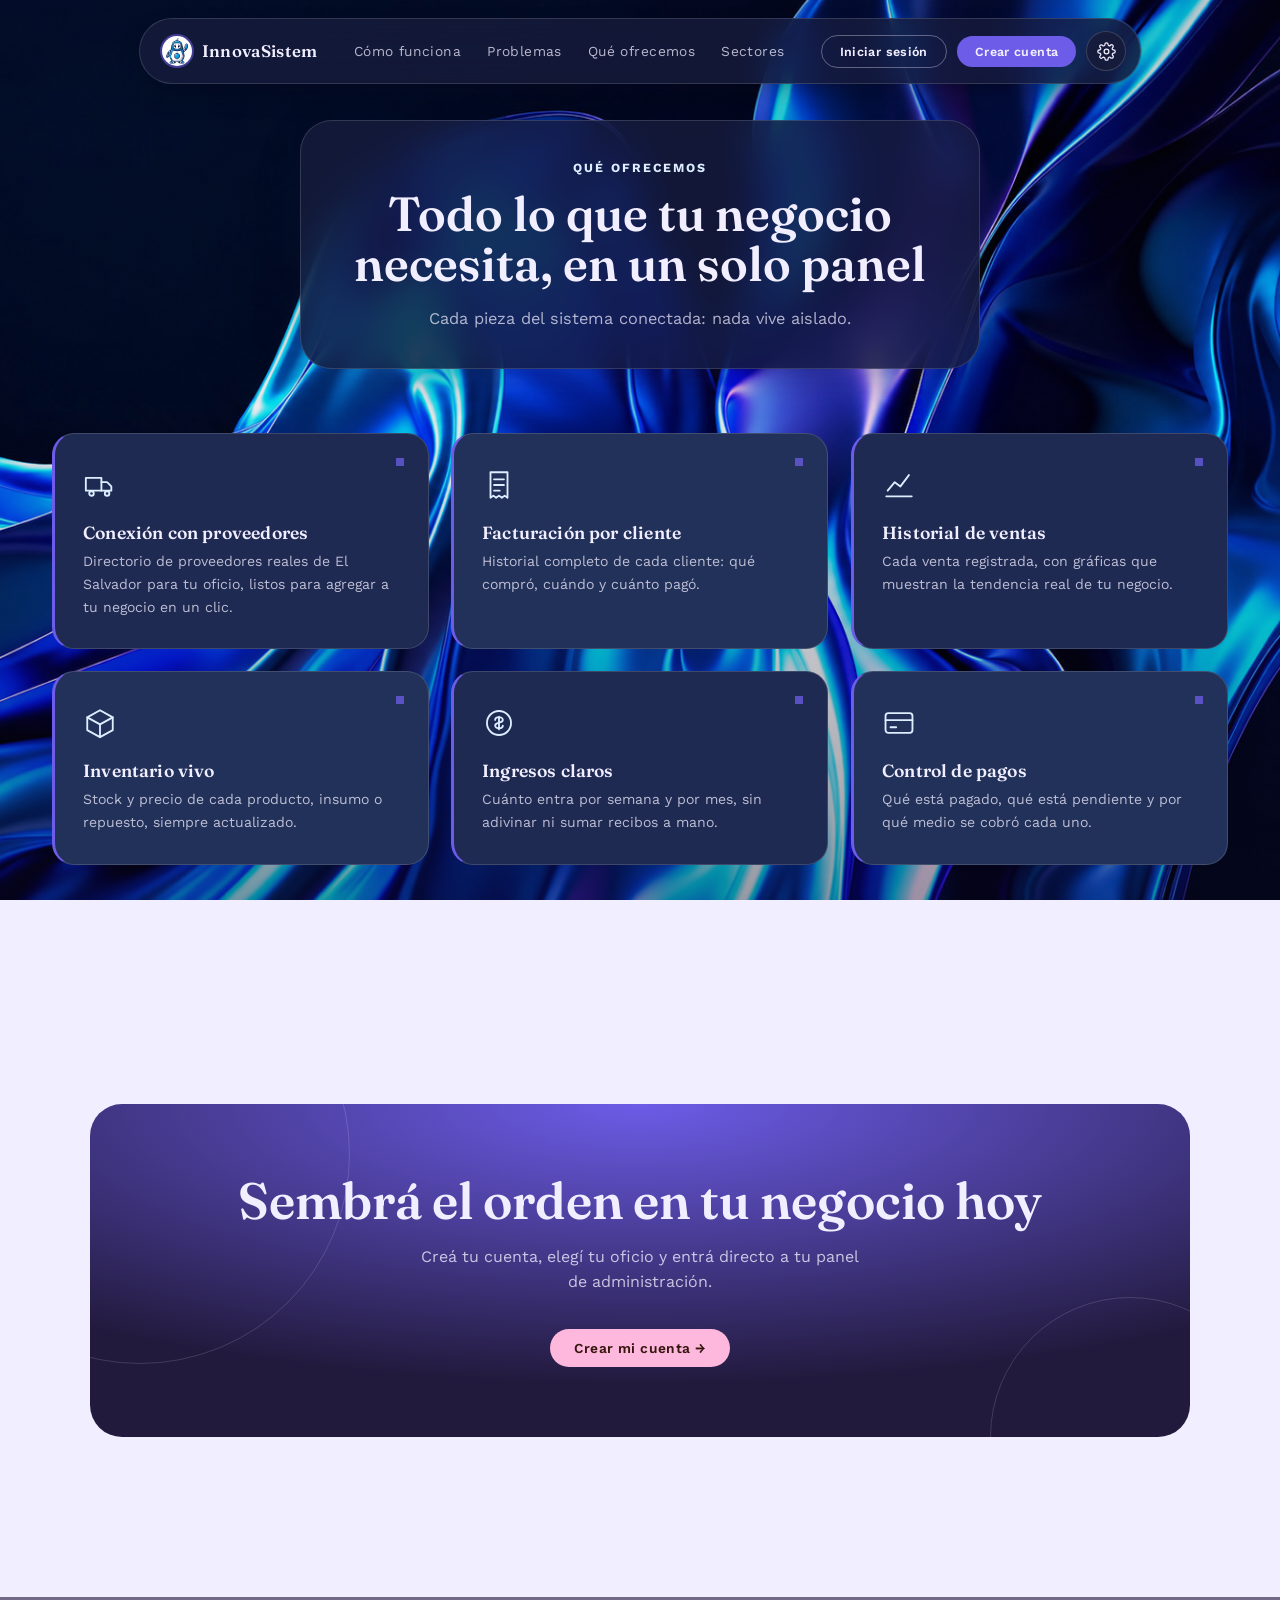
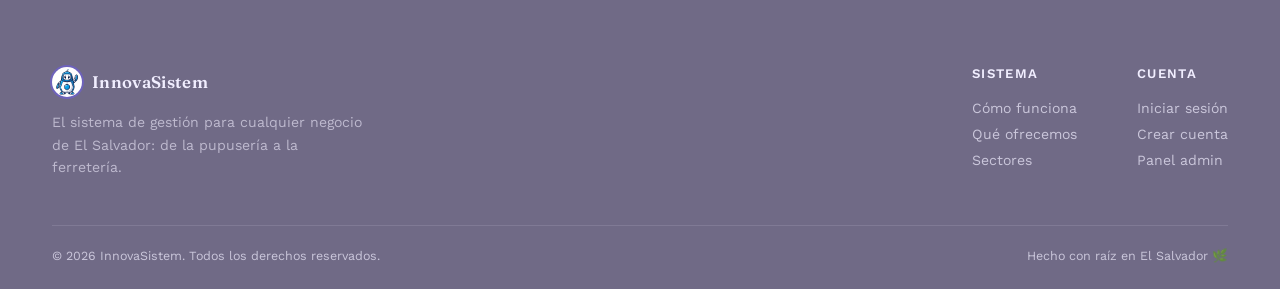
<file: que-ofrecemos.html>
<!doctype html>
<html lang="es" data-default-theme="dark">
<head>
<meta charset="UTF-8">
<meta name="viewport" content="width=device-width, initial-scale=1.0">
<title>Qué ofrecemos — InnovaSistem</title>
<meta name="description" content="Todo lo que InnovaSistem ofrece: proveedores, facturación por cliente, historial de ventas, inventario vivo, ingresos claros y control de pagos.">
<link rel="icon" href="data:,">
<link rel="preconnect" href="https://fonts.googleapis.com">
<link rel="preconnect" href="https://fonts.gstatic.com" crossorigin>
<link href="https://fonts.googleapis.com/css2?family=Fraunces:ital,opsz,wght@0,9..144,400;0,9..144,600;0,9..144,700;1,9..144,500&family=Work+Sans:wght@400;500;600;700&display=swap" rel="stylesheet">
<link rel="stylesheet" href="styles.css?v=20261006g">
<link rel="stylesheet" href="ajustes.css?v=20261006a">
<script src="i18n.js?v=20261006c"></script>
<script src="ajustes.js?v=20261006a"></script>
</head>
<body>

<div class="grain"></div>
<nav class="nav" id="nav">
  <div class="nav-inner">
    <a href="index.html" class="brand">
      <img src="imagenes/logo.png" alt="" class="mascot-logo">
      InnovaSistem
    </a>
    <div class="nav-links">
      <a href="como-funciona.html">Cómo funciona</a>
      <a href="problemas.html">Problemas</a>
      <a href="que-ofrecemos.html">Qué ofrecemos</a>
      <a href="sectores.html">Sectores</a>
    </div>
    <div class="nav-cta">
      <a href="login.html" class="btn btn-outline btn-sm">Iniciar sesión</a>
      <a href="login.html#crear" class="btn btn-dark btn-sm">Crear cuenta</a>
      <span data-ajustes-slot></span>
      <button class="burger" id="burger" aria-label="Menú"><svg viewBox="0 0 24 24" fill="none" stroke="currentColor" stroke-width="2"><path d="M4 7h16M4 12h16M4 17h16"/></svg></button>
    </div>
  </div>
</nav>

<div id="mobileMenu" class="mobile-menu" hidden>
  <a href="como-funciona.html">Cómo funciona</a>
  <a href="problemas.html">Problemas</a>
  <a href="que-ofrecemos.html">Qué ofrecemos</a>
  <a href="sectores.html">Sectores</a>
  <a href="login.html">Iniciar sesión</a>
  <a href="login.html#crear" class="btn btn-dark">Crear cuenta</a>
</div>

<section id="ofrecemos">
  <div class="wrap">
    <div class="section-head">
      <span class="tag reveal">Qué ofrecemos</span>
      <h2 class="reveal delay-1">Todo lo que tu negocio necesita, en un solo panel</h2>
      <p class="reveal delay-2">Cada pieza del sistema conectada: nada vive aislado.</p>
    </div>
    <div class="offer-grid">
      <div class="offer-card reveal"><span class="seal"></span><div class="ico"><svg viewBox="0 0 24 24"><path d="M2 7h11v9H2z"/><path d="M13 10h4l3 3v3h-7"/><circle cx="6" cy="18" r="1.6"/><circle cx="17" cy="18" r="1.6"/></svg></div><h3>Conexión con proveedores</h3><p>Directorio de proveedores reales de El Salvador para tu oficio, listos para agregar a tu negocio en un clic.</p></div>
      <div class="offer-card reveal delay-1"><span class="seal"></span><div class="ico"><svg viewBox="0 0 24 24"><path d="M6 3h12v18l-2-1.5L14 21l-2-1.5L10 21l-2-1.5L6 21V3Z"/><path d="M8.5 8h7M8.5 12h7M8.5 16h4"/></svg></div><h3>Facturación por cliente</h3><p>Historial completo de cada cliente: qué compró, cuándo y cuánto pagó.</p></div>
      <div class="offer-card reveal delay-2"><span class="seal"></span><div class="ico"><svg viewBox="0 0 24 24"><path d="M3 20h18"/><path d="M4 16l5-6 4 3 6-8"/></svg></div><h3>Historial de ventas</h3><p>Cada venta registrada, con gráficas que muestran la tendencia real de tu negocio.</p></div>
      <div class="offer-card reveal delay-3"><span class="seal"></span><div class="ico"><svg viewBox="0 0 24 24"><path d="M3 8l9-5 9 5-9 5-9-5Z"/><path d="M3 8v9l9 5 9-5V8"/><path d="M12 13v9"/></svg></div><h3>Inventario vivo</h3><p>Stock y precio de cada producto, insumo o repuesto, siempre actualizado.</p></div>
      <div class="offer-card reveal delay-4"><span class="seal"></span><div class="ico"><svg viewBox="0 0 24 24"><circle cx="12" cy="12" r="8.5"/><path d="M12 7.5v9M9.3 9.8c0-1.2 1.2-2 2.7-2s2.7.9 2.7 2-1.2 1.6-2.7 2-2.7.9-2.7 2 1.2 2 2.7 2 2.7-.8 2.7-2"/></svg></div><h3>Ingresos claros</h3><p>Cuánto entra por semana y por mes, sin adivinar ni sumar recibos a mano.</p></div>
      <div class="offer-card reveal"><span class="seal"></span><div class="ico"><svg viewBox="0 0 24 24"><rect x="2.5" y="5" width="19" height="14" rx="2"/><path d="M2.5 10h19"/><path d="M6 15h4"/></svg></div><h3>Control de pagos</h3><p>Qué está pagado, qué está pendiente y por qué medio se cobró cada uno.</p></div>
    </div>
  </div>
</section>

<section>
  <div class="wrap">
    <div class="cta-band reveal">
      <div class="cta-ring r1"></div><div class="cta-ring r2"></div>
      <h2>Sembrá el orden en tu negocio hoy</h2>
      <p>Creá tu cuenta, elegí tu oficio y entrá directo a tu panel de administración.</p>
      <a href="login.html#crear" class="btn btn-rosy">Crear mi cuenta →</a>
    </div>
  </div>
</section>

<footer>
  <div class="wrap">
    <div class="foot-top">
      <div class="foot-brand">
        <a href="index.html" class="brand"><img src="imagenes/logo.png" alt="" class="mascot-logo">InnovaSistem</a>
        <p>El sistema de gestión para cualquier negocio de El Salvador: de la pupusería a la ferretería.</p>
      </div>
      <div class="foot-cols">
        <div class="foot-col"><h4>Sistema</h4><a href="como-funciona.html">Cómo funciona</a><a href="que-ofrecemos.html">Qué ofrecemos</a><a href="sectores.html">Sectores</a></div>
        <div class="foot-col"><h4>Cuenta</h4><a href="login.html">Iniciar sesión</a><a href="login.html#crear">Crear cuenta</a><a href="admin.html">Panel admin</a></div>
      </div>
    </div>
    <div class="foot-bottom">
      <span>© 2026 InnovaSistem. Todos los derechos reservados.</span>
      <span>Hecho con raíz en El Salvador 🌿</span>
    </div>
  </div>
</footer>

<script defer src="main.js?v=20261005b"></script>
</body>
</html>
</file>
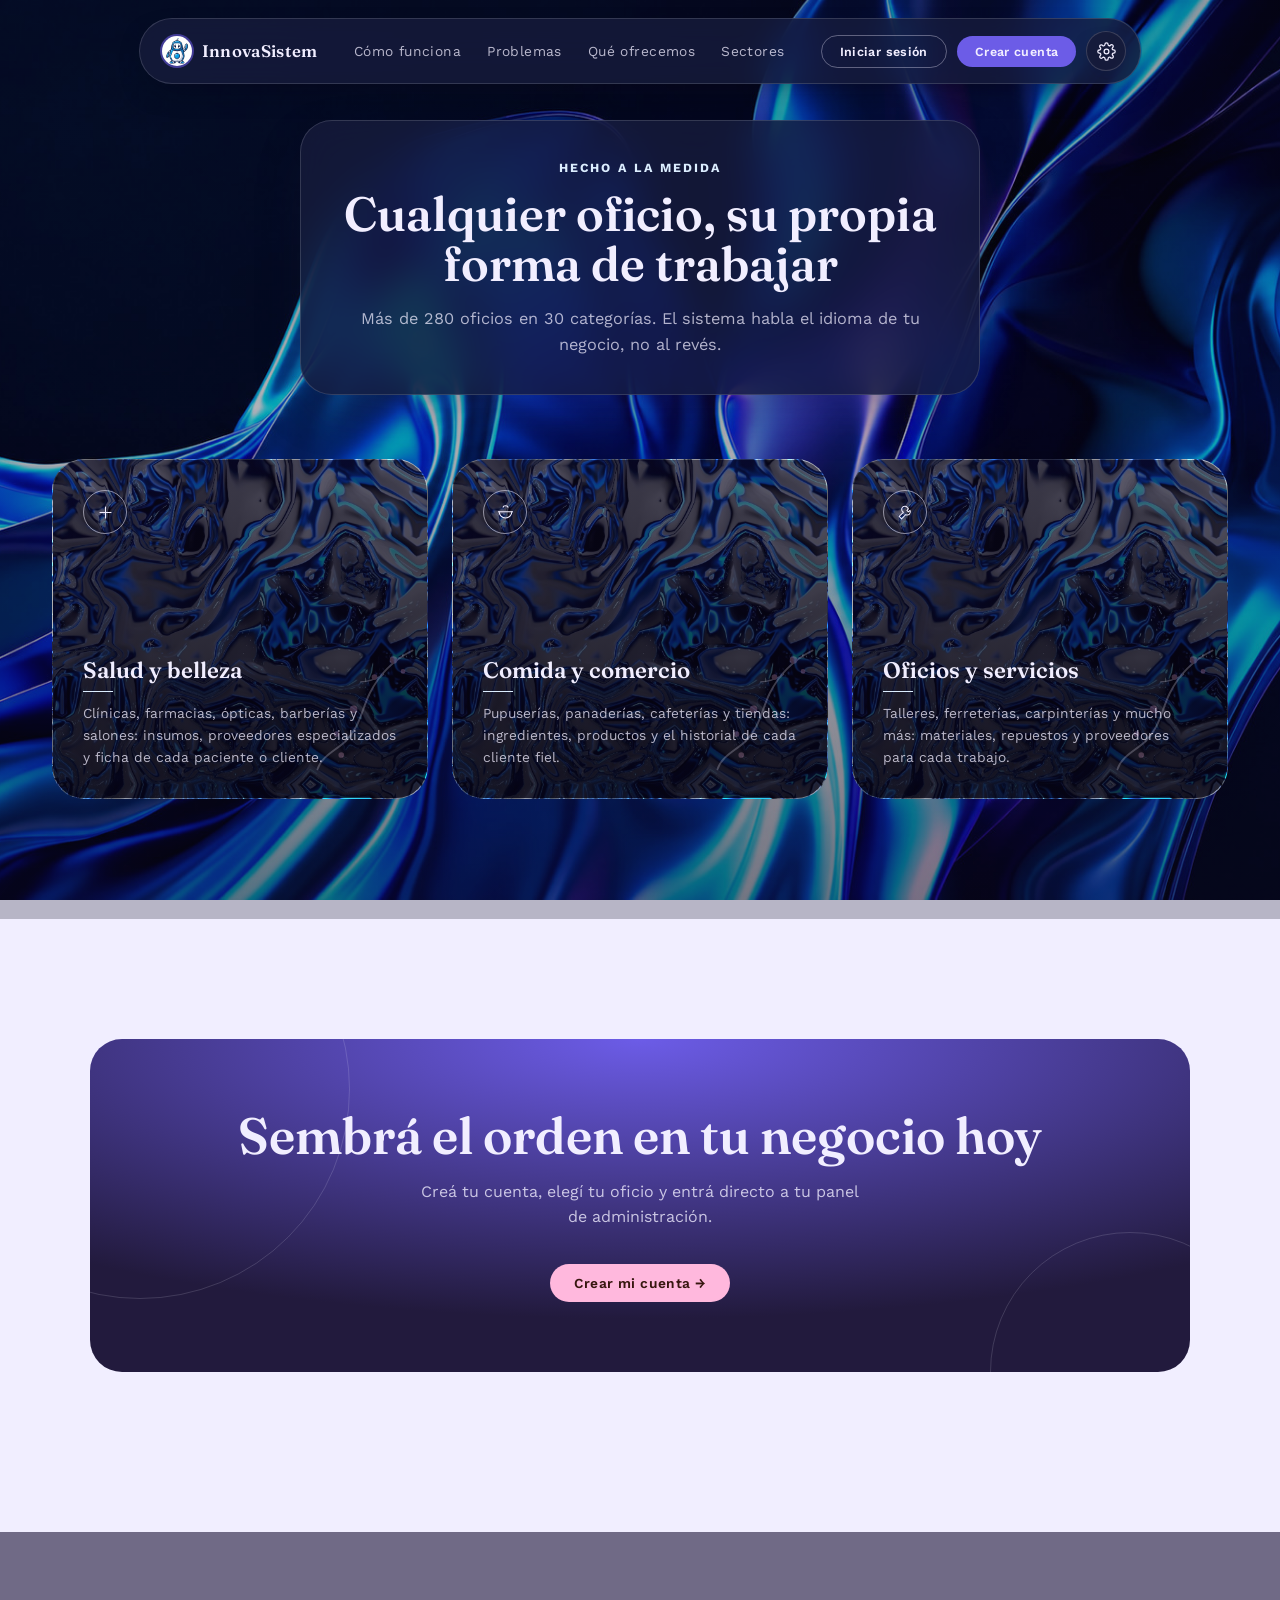
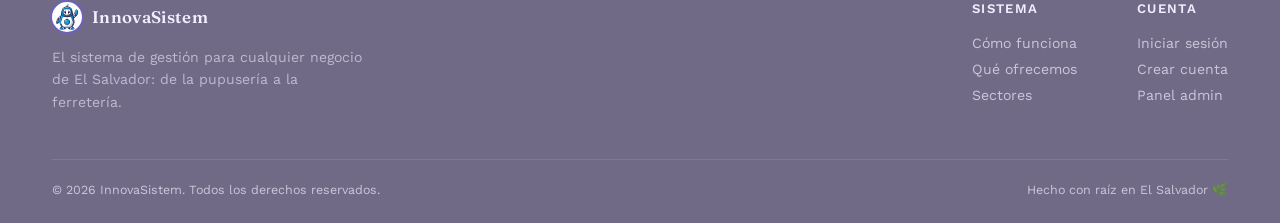
<file: sectores.html>
<!doctype html>
<html lang="es" data-default-theme="dark">
<head>
<meta charset="UTF-8">
<meta name="viewport" content="width=device-width, initial-scale=1.0">
<title>Sectores — InnovaSistem</title>
<meta name="description" content="InnovaSistem se adapta a más de 280 oficios, cada uno con su propio vocabulario, inventario y proveedores.">
<link rel="icon" href="data:,">
<link rel="preconnect" href="https://fonts.googleapis.com">
<link rel="preconnect" href="https://fonts.gstatic.com" crossorigin>
<link href="https://fonts.googleapis.com/css2?family=Fraunces:ital,opsz,wght@0,9..144,400;0,9..144,600;0,9..144,700;1,9..144,500&family=Work+Sans:wght@400;500;600;700&display=swap" rel="stylesheet">
<link rel="stylesheet" href="styles.css?v=20261006g">
<link rel="stylesheet" href="ajustes.css?v=20261006a">
<script src="i18n.js?v=20261006c"></script>
<script src="ajustes.js?v=20261006a"></script>
</head>
<body>

<div class="grain"></div>
<nav class="nav" id="nav">
  <div class="nav-inner">
    <a href="index.html" class="brand">
      <img src="imagenes/logo.png" alt="" class="mascot-logo">
      InnovaSistem
    </a>
    <div class="nav-links">
      <a href="como-funciona.html">Cómo funciona</a>
      <a href="problemas.html">Problemas</a>
      <a href="que-ofrecemos.html">Qué ofrecemos</a>
      <a href="sectores.html">Sectores</a>
    </div>
    <div class="nav-cta">
      <a href="login.html" class="btn btn-outline btn-sm">Iniciar sesión</a>
      <a href="login.html#crear" class="btn btn-dark btn-sm">Crear cuenta</a>
      <span data-ajustes-slot></span>
      <button class="burger" id="burger" aria-label="Menú"><svg viewBox="0 0 24 24" fill="none" stroke="currentColor" stroke-width="2"><path d="M4 7h16M4 12h16M4 17h16"/></svg></button>
    </div>
  </div>
</nav>

<div id="mobileMenu" class="mobile-menu" hidden>
  <a href="como-funciona.html">Cómo funciona</a>
  <a href="problemas.html">Problemas</a>
  <a href="que-ofrecemos.html">Qué ofrecemos</a>
  <a href="sectores.html">Sectores</a>
  <a href="login.html">Iniciar sesión</a>
  <a href="login.html#crear" class="btn btn-dark">Crear cuenta</a>
</div>

<section id="sectores" class="sector-band">
  <div class="wrap">
    <div class="section-head">
      <span class="tag reveal">Hecho a la medida</span>
      <h2 class="reveal delay-1">Cualquier oficio, su propia forma de trabajar</h2>
      <p class="reveal delay-2">Más de 280 oficios en 30 categorías. El sistema habla el idioma de tu negocio, no al revés.</p>
    </div>
    <div class="sector-grid">
      <div class="sector-card clinica reveal">
        <span class="sicon"><svg viewBox="0 0 24 24"><path d="M12 5v14M5 12h14"/></svg></span>
        <svg class="sbranch" viewBox="0 0 200 200" fill="none"><path d="M170 30c-20 10-35 25-45 45-8 16-10 35-25 50-10 10-25 15-30 30" stroke="#F1EEFF" stroke-width="2" stroke-linecap="round"/><path d="M140 55c-8 5-15 8-25 8" stroke="#F1EEFF" stroke-width="1.4"/><path d="M110 90c-8 3-14 3-22 0" stroke="#F1EEFF" stroke-width="1.4"/><g fill="#FFB8DD"><circle cx="150" cy="40" r="4"/><circle cx="130" cy="58" r="3"/><circle cx="108" cy="92" r="4"/><circle cx="90" cy="118" r="3"/><circle cx="160" cy="52" r="2.5"/><circle cx="95" cy="140" r="3"/></g></svg>
        <h3>Salud y belleza</h3><span class="rule"></span><p>Clínicas, farmacias, ópticas, barberías y salones: insumos, proveedores especializados y ficha de cada paciente o cliente.</p>
      </div>
      <div class="sector-card pupuseria reveal delay-1">
        <span class="sicon"><svg viewBox="0 0 24 24"><path d="M3 11h18"/><path d="M4 11a8 8 0 0 0 16 0"/><path d="M9 5.5c0-1 .8-2 3-2s3 1 3 2"/></svg></span>
        <svg class="sbranch" viewBox="0 0 200 200" fill="none"><path d="M170 30c-20 10-35 25-45 45-8 16-10 35-25 50-10 10-25 15-30 30" stroke="#F1EEFF" stroke-width="2" stroke-linecap="round"/><path d="M140 55c-8 5-15 8-25 8" stroke="#F1EEFF" stroke-width="1.4"/><path d="M110 90c-8 3-14 3-22 0" stroke="#F1EEFF" stroke-width="1.4"/><g fill="#FFB8DD"><circle cx="150" cy="40" r="4"/><circle cx="130" cy="58" r="3"/><circle cx="108" cy="92" r="4"/><circle cx="90" cy="118" r="3"/><circle cx="160" cy="52" r="2.5"/><circle cx="95" cy="140" r="3"/></g></svg>
        <h3>Comida y comercio</h3><span class="rule"></span><p>Pupuserías, panaderías, cafeterías y tiendas: ingredientes, productos y el historial de cada cliente fiel.</p>
      </div>
      <div class="sector-card taller reveal delay-2">
        <span class="sicon"><svg viewBox="0 0 24 24"><path d="M14.7 6.3a4 4 0 1 0-5.4 5.4L4 17l3 3 5.3-5.3a4 4 0 0 0 5.4-5.4l-2 2-2-2 2-2Z"/></svg></span>
        <svg class="sbranch" viewBox="0 0 200 200" fill="none"><path d="M170 30c-20 10-35 25-45 45-8 16-10 35-25 50-10 10-25 15-30 30" stroke="#F1EEFF" stroke-width="2" stroke-linecap="round"/><path d="M140 55c-8 5-15 8-25 8" stroke="#F1EEFF" stroke-width="1.4"/><path d="M110 90c-8 3-14 3-22 0" stroke="#F1EEFF" stroke-width="1.4"/><g fill="#FFB8DD"><circle cx="150" cy="40" r="4"/><circle cx="130" cy="58" r="3"/><circle cx="108" cy="92" r="4"/><circle cx="90" cy="118" r="3"/><circle cx="160" cy="52" r="2.5"/><circle cx="95" cy="140" r="3"/></g></svg>
        <h3>Oficios y servicios</h3><span class="rule"></span><p>Talleres, ferreterías, carpinterías y mucho más: materiales, repuestos y proveedores para cada trabajo.</p>
      </div>
    </div>
  </div>
</section>

<section>
  <div class="wrap">
    <div class="cta-band reveal">
      <div class="cta-ring r1"></div><div class="cta-ring r2"></div>
      <h2>Sembrá el orden en tu negocio hoy</h2>
      <p>Creá tu cuenta, elegí tu oficio y entrá directo a tu panel de administración.</p>
      <a href="login.html#crear" class="btn btn-rosy">Crear mi cuenta →</a>
    </div>
  </div>
</section>

<footer>
  <div class="wrap">
    <div class="foot-top">
      <div class="foot-brand">
        <a href="index.html" class="brand"><img src="imagenes/logo.png" alt="" class="mascot-logo">InnovaSistem</a>
        <p>El sistema de gestión para cualquier negocio de El Salvador: de la pupusería a la ferretería.</p>
      </div>
      <div class="foot-cols">
        <div class="foot-col"><h4>Sistema</h4><a href="como-funciona.html">Cómo funciona</a><a href="que-ofrecemos.html">Qué ofrecemos</a><a href="sectores.html">Sectores</a></div>
        <div class="foot-col"><h4>Cuenta</h4><a href="login.html">Iniciar sesión</a><a href="login.html#crear">Crear cuenta</a><a href="admin.html">Panel admin</a></div>
      </div>
    </div>
    <div class="foot-bottom">
      <span>© 2026 InnovaSistem. Todos los derechos reservados.</span>
      <span>Hecho con raíz en El Salvador 🌿</span>
    </div>
  </div>
</footer>

<script defer src="main.js?v=20261005b"></script>
</body>
</html>
</file>
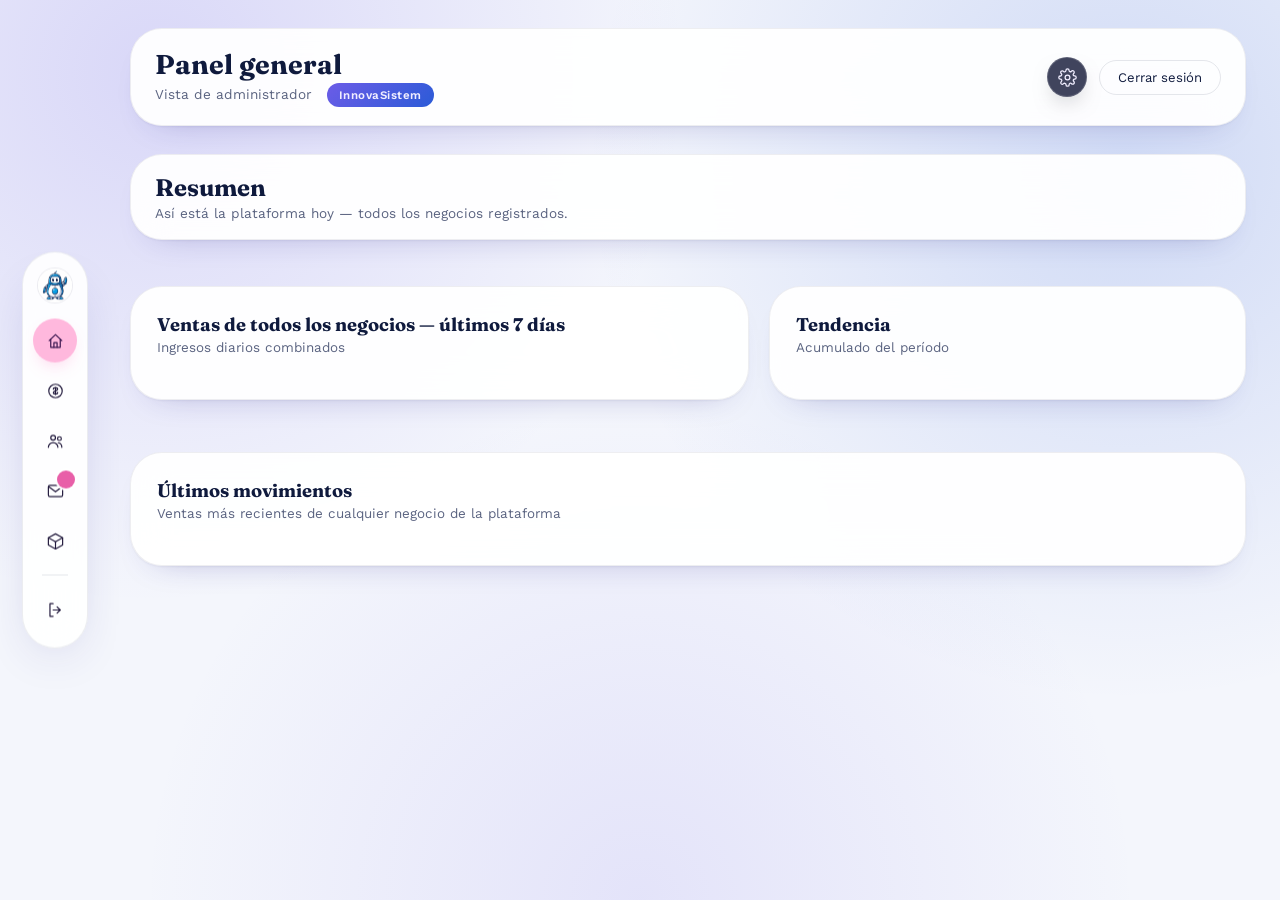
<file: superadmin.html>
<!doctype html>
<html lang="es" data-default-theme="light">
<head>
<meta charset="UTF-8">
<meta name="viewport" content="width=device-width, initial-scale=1.0">
<title>InnovaSistem — Panel de administración general</title>
<link rel="icon" href="data:,">
<link rel="preconnect" href="https://fonts.googleapis.com">
<link rel="preconnect" href="https://fonts.gstatic.com" crossorigin>
<link href="https://fonts.googleapis.com/css2?family=Fraunces:ital,opsz,wght@0,9..144,400;0,9..144,600;0,9..144,700&family=Work+Sans:wght@400;500;600;700&display=swap" rel="stylesheet">
<link rel="stylesheet" href="admin.css?v=20261006j">
<link rel="stylesheet" href="ajustes.css?v=20261006a">
<script src="i18n.js?v=20261006c"></script>
<script src="ajustes.js?v=20261006a"></script>
</head>
<body>

<nav class="dock" id="dock">
  <img class="dock-logo" src="imagenes/logo.png" alt="">

  <button class="dock-btn active" data-view="resumen"><span class="dbi"><svg viewBox="0 0 24 24"><path d="M4 11.5 12 4l8 7.5"/><path d="M6 10v10h12V10"/><path d="M10 20v-6h4v6"/></svg></span><span class="tip">Resumen</span></button>
  <button class="dock-btn" data-view="ingresos"><span class="dbi"><svg viewBox="0 0 24 24"><circle cx="12" cy="12" r="8.5"/><path d="M12 7.5v9M9.3 9.8c0-1.2 1.2-2 2.7-2s2.7.9 2.7 2-1.2 1.6-2.7 2-2.7.9-2.7 2 1.2 2 2.7 2 2.7-.8 2.7-2"/></svg></span><span class="tip">Ingresos</span></button>
  <button class="dock-btn" data-view="clientes"><span class="dbi"><svg viewBox="0 0 24 24"><circle cx="9" cy="8" r="3"/><path d="M3 20c0-3.3 2.7-6 6-6s6 2.7 6 6"/><circle cx="17" cy="9" r="2.4"/><path d="M15.5 14.2c2.4.4 4.5 2.5 4.5 5.8"/></svg></span><span class="tip">Clientes</span></button>
  <button class="dock-btn" data-view="correo"><span class="dbi"><svg viewBox="0 0 24 24"><rect x="3" y="5" width="18" height="14" rx="2"/><path d="m4 7 8 6 8-6"/></svg></span><span class="mail-badge" id="mailBadge" hidden>0</span><span class="tip">Correo</span></button>
  <button class="dock-btn" data-view="pedidos"><span class="dbi"><svg viewBox="0 0 24 24"><path d="M3 8l9-5 9 5-9 5-9-5Z"/><path d="M3 8v9l9 5 9-5V8"/><path d="M12 13v9"/></svg></span><span class="tip">Pedidos</span></button>

  <div class="dock-sep"></div>
  <button class="dock-btn" id="logoutBtn"><span class="dbi"><svg viewBox="0 0 24 24"><path d="M9 4H5v16h4"/><path d="M14 8l4 4-4 4"/><path d="M18 12H9"/></svg></span><span class="tip">Salir</span></button>
</nav>

<main class="shell">

  <div class="topbar">
    <div class="topbar-title">
      <h1>Panel general</h1>
      <p>Vista de administrador <span class="type-badge">InnovaSistem</span></p>
    </div>
    <div class="topbar-right">
      <span data-ajustes-slot></span>
      <button class="btn-logout" id="logoutBtn2">Cerrar sesión</button>
    </div>
  </div>

  <!-- RESUMEN -->
  <section class="view active" id="view-resumen">
    <div class="sec-head"><div><h1>Resumen</h1><p>Así está la plataforma hoy — todos los negocios registrados.</p></div></div>
    <div class="kpi-row" id="kpiRow"></div>
    <div class="chart-grid">
      <div class="panel-box chart-box"><h2>Ventas de todos los negocios — últimos 7 días</h2><p class="sub">Ingresos diarios combinados</p><div id="barChart"></div></div>
      <div class="panel-box chart-box"><h2>Tendencia</h2><p class="sub">Acumulado del período</p><div id="lineChartSmall"></div></div>
    </div>
    <div class="panel-box">
      <h2>Últimos movimientos</h2><p class="sub">Ventas más recientes de cualquier negocio de la plataforma</p>
      <div class="table-wrap"><table class="data-table" id="recentSalesTable"></table></div>
    </div>
  </section>

  <!-- INGRESOS -->
  <section class="view" id="view-ingresos">
    <div class="sec-head"><div><h1>Ingresos por negocio</h1><p>Cuánto genera cada negocio registrado en la plataforma.</p></div></div>
    <div class="panel-box">
      <div class="table-wrap"><table class="data-table" id="revenueTable"></table></div>
    </div>
  </section>

  <!-- CLIENTES (negocios registrados) -->
  <section class="view" id="view-clientes">
    <div class="sec-head">
      <div><h1>Clientes</h1><p>Negocios registrados en InnovaSistem.</p></div>
    </div>
    <div class="card-row" id="businessGrid"></div>
  </section>

  <!-- PEDIDOS -->
  <!-- CORREO -->
  <section class="view" id="view-correo">
    <div class="sec-head">
      <div><h1>Correo</h1><p>Negocios nuevos, consultas de los negocios, avisos de proveedores y pedidos.</p></div>
      <div style="display:flex;gap:10px;flex-wrap:wrap;">
        <button class="add-btn" id="noticeOpen"><span class="plus">+</span> Nuevo aviso</button>
        <button class="btn-support" id="mailReadAll" type="button">Marcar todo como leído</button>
      </div>
    </div>
    <div class="panel-box notice-box" id="noticeBox" hidden>
      <h2>Nuevo aviso para los negocios</h2><p class="sub">Les llega a su Correo (por ejemplo: un proveedor con problemas para enviar).</p>
      <form id="noticeForm" class="form-grid" style="margin-top:14px;">
        <div class="f-field"><label>Para</label>
          <select name="target" id="noticeTarget">
            <option value="all">Todos los negocios</option>
            <option value="provider">Negocios que usan un proveedor</option>
            <option value="business">Un negocio</option>
          </select></div>
        <div class="f-field" id="noticeProviderField" hidden><label>Proveedor</label><select name="provider" id="noticeProvider"></select></div>
        <div class="f-field" id="noticeBusinessField" hidden><label>Negocio</label><select name="business" id="noticeBusiness"></select></div>
        <div class="f-field full"><label>Asunto</label><input name="subject" required maxlength="200"></div>
        <div class="f-field full"><label>Mensaje</label><textarea name="text" rows="5" required maxlength="3000"></textarea></div>
        <div class="full" style="display:flex;gap:16px;align-items:center;"><button class="save-btn" type="submit">Enviar aviso</button><button type="button" class="link-btn" id="noticeCancel">Cancelar</button></div>
      </form>
    </div>
    <div class="chips" id="mailChips">
      <button class="chip active" data-filter="todos">Todos</button>
      <button class="chip" data-filter="sin-leer">Sin leer</button>
      <button class="chip" data-filter="negocio">Negocios nuevos</button>
      <button class="chip" data-filter="consulta">Consultas</button>
      <button class="chip" data-filter="proveedor">Proveedores</button>
      <button class="chip" data-filter="pedido">Pedidos</button>
    </div>
    <div class="panel-box mail-box">
      <div class="mail-list" id="mailList"></div>
    </div>
  </section>

  <section class="view" id="view-pedidos">
    <div class="sec-head">
      <div><h1>Pedidos</h1><p>Compras a proveedores hechas por cada negocio y su seguimiento de entrega.</p></div>
    </div>
    <div class="panel-box">
      <div class="table-wrap"><table class="data-table" id="ordersTable"></table></div>
    </div>
  </section>

</main>

<div class="toast" id="toast"></div>

<script src="data.js?v=20261006a"></script>
<script src="api.js?v=20261006a"></script>
<script defer src="superadmin.js?v=20261006e"></script>
</body>
</html>
</file>
<file: styles.css>
/* ==========================================================================
   InnovaSistem — Landing styles
   ========================================================================== */

:root{
  --dark-green:#221A3D;
  --moss:#6C5CE7;
  --moss-dark:#4F3DC0;
  --beige:#F1EEFF;
  --beige-2:#E7E1FF;
  --rosy:#FFB8DD;
  --rosy-dark:#E85FA8;
  --midnight:#4A3F91;
  --midnight-light:#6F5FC9;
  --ink:#1C1830;
  --paper:#FCFBFF;
  --shadow: 0 20px 60px -20px rgba(34,26,61,.35);
  --radius-lg: 32px;
  --radius-md: 22px;
  --radius-sm: 14px;
  --ease: cubic-bezier(.16,1,.3,1);
  --ff-serif: 'Fraunces', 'Georgia', serif;
  --ff-sans: 'Work Sans', 'Segoe UI', sans-serif;
  /* card tints — blue family only */
  --p-sky:#DCEEFF;
  --p-navy:#1E2A52;
  --p-deep:#223159;
  --glass-border:rgba(255,255,255,.55);
  --glass-dark:rgba(22,28,58,.82);
  --glass-dark-border:rgba(255,255,255,.14);
}

*{box-sizing:border-box;}
html{scroll-behavior:smooth;}
body{
  margin:0;
  font-family:var(--ff-sans);
  background-color:var(--beige);
  background-image:linear-gradient(180deg, rgba(10,8,30,.22) 0%, rgba(10,8,30,.08) 45%, rgba(10,8,30,.4) 100%), url('imagenes/cromo.png');
  background-size:cover;background-position:center 30%;background-attachment:fixed;
  color:var(--ink);
  overflow-x:hidden;
  -webkit-font-smoothing:antialiased;
}
img{max-width:100%;display:block;}
a{color:inherit;text-decoration:none;}
ul{margin:0;padding:0;list-style:none;}
h1,h2,h3,h4{font-family:var(--ff-serif);margin:0;line-height:1.05;font-weight:600;}
p{margin:0;line-height:1.6;}
button{font-family:inherit;cursor:pointer;border:none;background:none;}

.wrap{max-width:1240px;margin:0 auto;padding:0 32px;}

/* defensive net for split-text reveal — must never stay invisible */
.reveal[data-split]{opacity:1;transform:none;}

.reveal{
  opacity:0;
  transform:translateY(28px);
  transition:opacity .9s var(--ease), transform .9s var(--ease);
  will-change:opacity, transform;
}
.reveal.is-visible{opacity:1;transform:translateY(0);}
.reveal.delay-1{transition-delay:.08s;}
.reveal.delay-2{transition-delay:.16s;}
.reveal.delay-3{transition-delay:.24s;}
.reveal.delay-4{transition-delay:.32s;}

/* ---------------- botanical decorations ---------------- */
.leaf-corner{
  position:absolute;
  pointer-events:none;
  opacity:.9;
  z-index:1;
}
.leaf-corner svg{display:block;}

.grain{display:none;}

/* ---------------- nav ---------------- */
.nav{
  position:fixed;top:18px;left:0;right:0;z-index:500;
  display:flex;justify-content:center;
  transition:top .5s var(--ease);
}
.nav-inner{
  display:flex;align-items:center;gap:36px;
  background:var(--glass-dark);
  backdrop-filter:blur(16px) saturate(150%);
  border:1px solid var(--glass-dark-border);
  border-radius:999px;
  padding:12px 14px 12px 22px;
  box-shadow:0 12px 34px -18px rgba(6,4,20,.6);
  transition:padding .4s var(--ease), gap .4s var(--ease);
}
.nav.scrolled .nav-inner{padding:8px 10px 8px 18px;box-shadow:0 8px 24px -14px rgba(34,26,61,.35);}

.brand{display:flex;align-items:center;gap:10px;font-family:var(--ff-serif);font-weight:600;font-size:1.05rem;letter-spacing:.02em;color:var(--beige);white-space:nowrap;}
.brand svg, .brand img{width:30px;height:30px;flex:none;}
.mascot-logo{border-radius:50%;object-fit:cover;background:#fff;display:block;box-shadow:0 0 0 2px rgba(108,92,231,.55);}

.nav-links{display:flex;align-items:center;gap:26px;}
.nav-links a{
  font-size:.86rem;letter-spacing:.03em;color:var(--beige);opacity:.75;
  position:relative;padding:4px 0;transition:opacity .3s;
}
.nav-links a:hover{opacity:1;}
.nav-links a::after{
  content:'';position:absolute;left:0;bottom:-2px;height:1.5px;width:0;
  background:var(--p-sky);transition:width .35s var(--ease);
}
.nav-links a:hover::after{width:100%;}

.btn{
  display:inline-flex;align-items:center;justify-content:center;gap:8px;
  padding:11px 24px;border-radius:999px;font-size:.86rem;letter-spacing:.03em;font-weight:600;
  transition:transform .35s var(--ease), box-shadow .35s var(--ease), background .35s var(--ease), color .35s var(--ease);
}
.btn-dark{background:var(--dark-green);color:var(--beige);}
.btn-dark:hover{transform:translateY(-2px);box-shadow:0 14px 28px -12px rgba(34,26,61,.55);}
.btn-outline{background:transparent;color:var(--dark-green);border:1.5px solid rgba(34,26,61,.35);}
.btn-outline:hover{background:var(--dark-green);color:var(--beige);border-color:var(--dark-green);}
.btn-rosy{background:var(--rosy);color:#37160f;}
.btn-rosy:hover{transform:translateY(-2px);box-shadow:0 14px 28px -12px rgba(255,184,221,.7);}
.btn-sm{padding:8px 18px;font-size:.78rem;}
.btn:active{transform:scale(.96);}
.hero-cta .btn-outline{color:var(--beige);border-color:rgba(241,238,255,.35);}
.hero-cta .btn-outline:hover{background:var(--beige);color:var(--dark-green);border-color:var(--beige);}

.nav-cta{display:flex;align-items:center;gap:10px;}
/* nav pill is dark glass: light outline + violet solid buttons */
.nav-cta .btn-outline{color:var(--beige);border-color:rgba(241,238,255,.35);}
.nav-cta .btn-outline:hover{background:var(--beige);color:var(--dark-green);border-color:var(--beige);}
.nav-cta .btn-dark{background:var(--moss);}
.burger{display:none;width:40px;height:40px;border-radius:50%;align-items:center;justify-content:center;background:var(--moss);color:var(--beige);}
.burger svg{width:18px;height:18px;}

/* ---------------- hero ---------------- */
.hero{
  position:relative;display:flex;align-items:center;justify-content:center;
  padding:150px 32px 60px;overflow:hidden;min-height:78vh;
}

.hero-inner{
  position:relative;z-index:3;max-width:820px;text-align:center;
  padding:56px 60px;
}
.eyebrow{
  display:inline-flex;align-items:center;gap:8px;padding:7px 16px;border-radius:999px;
  background:rgba(241,238,255,.1);color:var(--beige);font-size:.75rem;letter-spacing:.14em;
  text-transform:uppercase;font-weight:600;margin-bottom:26px;
}
.eyebrow::before{content:'';width:6px;height:6px;border-radius:50%;background:var(--moss);}

.hero h1{
  font-size:clamp(3.2rem,8vw,6.2rem);color:var(--beige);
  text-transform:uppercase;letter-spacing:.01em;
}
.hero h1 .accent{color:var(--moss);font-style:italic;text-transform:none;}
.hero .sub{
  margin-top:18px;font-family:var(--ff-serif);font-size:clamp(1.3rem,2.4vw,1.9rem);
  color:var(--p-sky);font-weight:500;
}
.hero .quote{
  max-width:520px;margin:26px auto 0;font-size:.98rem;color:rgba(241,238,255,.72);
  font-style:italic;
}
.hero-cta{display:flex;gap:16px;justify-content:center;margin-top:38px;flex-wrap:wrap;}

.hero-leaf{position:absolute;z-index:1;}
.hero-leaf.l1{top:-60px;left:-90px;width:360px;transform:rotate(-8deg);}
.hero-leaf.l2{bottom:-120px;right:-100px;width:420px;transform:rotate(10deg) scaleX(-1);}
.hero-leaf.l3{top:38%;left:-40px;width:130px;opacity:.7;}

/* ---------------- section shell ---------------- */
section{position:relative;padding:120px 0;}
.section-head{
  max-width:680px;margin:0 auto 64px;text-align:center;
  background:var(--glass-dark);backdrop-filter:blur(20px) saturate(160%);
  border:1px solid var(--glass-dark-border);border-radius:var(--radius-lg);
  padding:36px 42px;box-shadow:var(--shadow);
}
.tag{
  display:inline-block;color:var(--p-sky);font-size:.78rem;letter-spacing:.16em;
  text-transform:uppercase;font-weight:700;margin-bottom:14px;
}
.section-head h2{font-size:clamp(2.1rem,4.4vw,3rem);color:var(--beige);}
.section-head p{margin-top:16px;color:rgba(241,238,255,.72);font-size:1.02rem;}

/* ---------------- how it works (steps) ---------------- */
.steps{display:grid;grid-template-columns:repeat(4,1fr);gap:24px;}
.step-card{
  background:var(--p-navy);border-radius:var(--radius-md);padding:34px 26px;
  border:1px solid var(--glass-dark-border);position:relative;overflow:hidden;
  transition:transform .5s var(--ease), box-shadow .5s var(--ease);
}
.step-card:nth-child(even){background:var(--p-deep);}
.step-card:hover{transform:translateY(-8px);box-shadow:var(--shadow);}
.step-num{
  width:42px;height:42px;border-radius:50%;background:var(--moss);color:var(--beige);
  display:flex;align-items:center;justify-content:center;font-family:var(--ff-serif);font-size:1.1rem;margin-bottom:20px;
}
.step-card h3{font-size:1.15rem;color:var(--beige);margin-bottom:10px;}
.step-card p{font-size:.9rem;color:rgba(241,238,255,.72);}
.step-card .step-icon{position:absolute;right:-10px;bottom:-14px;font-size:5rem;opacity:.06;}

/* ---------------- problems ---------------- */
.problems-section{background:rgba(20,14,45,.55);}
.problem-grid{display:grid;grid-template-columns:repeat(2,1fr);gap:22px;}
.problem-card{
  display:flex;gap:18px;padding:28px;border-radius:var(--radius-md);
  background:var(--p-navy);border:1px solid var(--glass-dark-border);
  transition:background .4s, transform .4s var(--ease);
}
.problem-card:nth-child(even){background:var(--p-deep);}
.problem-card:hover{transform:translateX(6px);box-shadow:var(--shadow);}
.problem-card .ico{
  flex:none;width:52px;height:52px;border-radius:50%;background:rgba(241,238,255,.12);
  display:flex;align-items:center;justify-content:center;font-size:1.4rem;
}
.problem-card h3{color:var(--beige);font-size:1.08rem;margin-bottom:6px;}
.problem-card p{color:rgba(241,238,255,.72);font-size:.9rem;}

/* ---------------- offer grid — minimalist / Japanese-leaning ---------------- */
.offer-grid{display:grid;grid-template-columns:repeat(3,1fr);gap:22px;}
.offer-card{
  background:var(--p-navy);border-radius:var(--radius-md);padding:34px 28px 30px;
  border:1px solid var(--glass-dark-border);border-left:3px solid var(--moss);
  transition:transform .5s var(--ease),box-shadow .5s var(--ease), border-color .4s;
  position:relative;
}
.offer-card:nth-child(even){background:var(--p-deep);}
.offer-card:hover{transform:translateY(-8px);box-shadow:var(--shadow);}
.offer-card .seal{position:absolute;top:24px;right:24px;width:8px;height:8px;background:var(--moss);opacity:.75;}
.offer-card .ico{width:34px;height:34px;margin-bottom:22px;color:var(--p-sky);}
.offer-card .ico svg{width:100%;height:100%;fill:none;stroke:currentColor;stroke-width:1.3;stroke-linecap:round;stroke-linejoin:round;}
.offer-card h3{color:var(--beige);font-size:1.1rem;margin-bottom:8px;letter-spacing:.01em;}
.offer-card p{color:rgba(241,238,255,.75);font-size:.88rem;}

/* ---------------- sectors — ink-wash / Japanese contrast ---------------- */
.sector-band{background:rgba(10,8,30,.25);}
.sector-grid{display:grid;grid-template-columns:repeat(3,1fr);gap:24px;}
.sector-card{
  border-radius:var(--radius-lg);overflow:hidden;position:relative;height:340px;
  display:flex;flex-direction:column;justify-content:flex-end;padding:30px;color:var(--beige);
  transition:transform .5s var(--ease);border:1px solid rgba(241,238,255,.14);
  background:url('imagenes/cuadro.png') center/cover;
}
.sector-card:hover{transform:translateY(-6px) scale(1.015);}
.sector-card::before{
  content:'';position:absolute;inset:0;z-index:0;
  background:linear-gradient(165deg,rgba(14,10,40,.5),rgba(6,4,20,.78) 75%);
}
.sector-card .sicon{
  position:relative;z-index:1;width:44px;height:44px;border-radius:50%;
  border:1px solid rgba(241,238,255,.55);display:flex;align-items:center;justify-content:center;margin-bottom:auto;
}
.sector-card .sicon svg{width:19px;height:19px;fill:none;stroke:var(--beige);stroke-width:1.3;stroke-linecap:round;stroke-linejoin:round;}
.sector-card .sbranch{position:absolute;right:-14px;bottom:-14px;width:190px;height:190px;opacity:.24;z-index:0;}
.sector-card h3{position:relative;z-index:1;font-size:1.4rem;margin-bottom:8px;}
.sector-card .rule{position:relative;z-index:1;display:block;width:30px;height:1px;background:var(--p-sky);margin-bottom:10px;}
.sector-card p{position:relative;z-index:1;font-size:.86rem;color:rgba(241,238,255,.75);}

/* ---------------- cta band ---------------- */
.cta-band{
  margin:0 auto;max-width:1100px;border-radius:var(--radius-lg);padding:70px 60px;text-align:center;
  background:radial-gradient(120% 120% at 50% 0%, #6C5CE7 0%, #221A3D 70%);
  color:var(--beige);position:relative;overflow:hidden;
}
.cta-band h2{font-size:clamp(2rem,4.6vw,3.2rem);}
.cta-band p{margin:16px auto 34px;max-width:460px;color:rgba(241,238,255,.78);}
.cta-band .btn-rosy:hover{box-shadow:0 20px 40px -14px rgba(0,0,0,.45);}
.cta-ring{position:absolute;border:1px solid rgba(241,238,255,.15);border-radius:50%;}
.cta-ring.r1{width:420px;height:420px;top:-160px;left:-160px;}
.cta-ring.r2{width:280px;height:280px;bottom:-140px;right:-80px;}

/* ---------------- footer ---------------- */
footer{background:rgba(34,26,61,.62);color:rgba(241,238,255,.7);padding:70px 0 26px;margin-top:40px;position:relative;z-index:1;}
.foot-top{display:flex;justify-content:space-between;flex-wrap:wrap;gap:40px;padding-bottom:46px;border-bottom:1px solid rgba(241,238,255,.12);}
.foot-brand{max-width:320px;}
.foot-brand .brand{color:var(--beige);}
.foot-brand p{margin-top:14px;font-size:.88rem;color:rgba(241,238,255,.6);}
.foot-cols{display:flex;gap:60px;flex-wrap:wrap;}
.foot-col h4{color:var(--beige);font-family:var(--ff-sans);font-size:.82rem;letter-spacing:.1em;text-transform:uppercase;margin-bottom:14px;}
.foot-col a{display:block;font-size:.88rem;padding:5px 0;transition:color .3s;}
.foot-col a:hover{color:var(--beige);}
.foot-bottom{display:flex;justify-content:space-between;padding-top:22px;font-size:.78rem;flex-wrap:wrap;gap:10px;}

/* ---------------- counters ---------------- */
.stats{display:grid;grid-template-columns:repeat(4,1fr);gap:20px;margin-top:60px;}
.stats.stats-single{grid-template-columns:1fr;justify-content:center;}
.stat{text-align:center;}
.stat b{display:block;font-family:var(--ff-serif);font-size:clamp(2rem,4vw,2.8rem);color:var(--beige);}
.stat span{font-size:.8rem;letter-spacing:.06em;text-transform:uppercase;color:rgba(241,238,255,.6);}

/* ---------------- splash ---------------- */
#splash{
  position:fixed;inset:0;z-index:10000;background:var(--dark-green);
  display:flex;align-items:center;justify-content:center;
  animation:splash-hide 4.5s forwards;
}
#splash svg, #splash img{width:60px;height:60px;animation:splash-pulse 1.1s ease-in-out infinite;}
@keyframes splash-pulse{0%,100%{transform:scale(1);opacity:.7;}50%{transform:scale(1.15);opacity:1;}}
@keyframes splash-hide{0%{opacity:1;visibility:visible;}85%{opacity:1;visibility:visible;}100%{opacity:0;visibility:hidden;}}

/* ---------------- mobile menu ---------------- */
.mobile-menu{
  position:fixed;top:90px;left:16px;right:16px;z-index:490;
  background:var(--glass-dark);backdrop-filter:blur(16px);
  border-radius:var(--radius-md);padding:18px;
  box-shadow:var(--shadow);display:flex;flex-direction:column;gap:4px;
  border:1px solid var(--glass-dark-border);
}
.mobile-menu[hidden]{display:none !important;}
.mobile-menu a{padding:12px 14px;border-radius:12px;color:var(--beige);font-size:.95rem;transition:background .3s;}
.mobile-menu a:hover{background:rgba(241,238,255,.08);}
.mobile-menu a.btn{margin-top:8px;text-align:center;color:var(--beige);background:var(--moss);}
.mobile-menu a.btn:hover{background:var(--moss-dark);}


/* ---------------- responsive ---------------- */
@media (max-width:980px){
  .nav-links{display:none;}
  .burger{display:flex;}
  .steps{grid-template-columns:repeat(2,1fr);}
  .problem-grid{grid-template-columns:1fr;}
  .offer-grid{grid-template-columns:repeat(2,1fr);}
  .sector-grid{grid-template-columns:1fr;}
  .stats{grid-template-columns:repeat(2,1fr);}
}
@media (max-width:640px){
  .steps{grid-template-columns:1fr;}
  .offer-grid{grid-template-columns:1fr;}
  .cta-band{padding:50px 26px;}
  .foot-top{flex-direction:column;}
  section{padding:80px 0;}
  .hero{padding:130px 20px 70px;}
  /* nav: logo + burger only; login/crear cuenta live in #mobileMenu */
  .nav{top:12px;padding:0 12px;}
  .nav-inner{width:100%;justify-content:space-between;gap:12px;padding:8px 8px 8px 16px;}
  .nav.scrolled .nav-inner{padding:6px 6px 6px 14px;}
  .nav-cta .btn{display:none;}
  .hero-inner{padding:24px 0;}
  .hero h1{font-size:clamp(2.1rem,11vw,3.2rem);}
}

/* ---------------- modo claro (tuerca → Tema → Claro) — opción C "Vivo" ----------------
   Sin foto lavada: fondo claro limpio con manchas de color violeta/azul,
   textos azul muy oscuro (alto contraste), acentos con degradé violeta→azul,
   tarjetas blancas nítidas que se elevan al pasar el mouse y footer oscuro
   como cierre. La barra de arriba sigue oscura. */
html[data-theme="light"]{
  --vivo-ink:#0F1A3D;
  --vivo-text:#3B4566;
  --vivo-grad:linear-gradient(135deg,#6C5CE7 0%,#2B5BD7 100%);
}
html[data-theme="light"] body{
  background-color:#F4F6FC;
  background-image:
    radial-gradient(circle at 12% 8%, rgba(108,92,231,.22), transparent 38%),
    radial-gradient(circle at 88% 18%, rgba(43,91,215,.2), transparent 40%),
    radial-gradient(circle at 50% 100%, rgba(108,92,231,.14), transparent 45%);
  background-attachment:fixed;
}
html[data-theme="light"] .hero h1{color:var(--vivo-ink);}
html[data-theme="light"] .hero h1 .accent{
  background:var(--vivo-grad);-webkit-background-clip:text;background-clip:text;color:transparent;
}
html[data-theme="light"] .stat b{background:var(--vivo-grad);-webkit-background-clip:text;background-clip:text;color:transparent;}
html[data-theme="light"] .stat span{color:var(--vivo-text);font-weight:600;}
html[data-theme="light"] .hero-cta .btn-dark{background:var(--vivo-grad);box-shadow:0 14px 30px -14px rgba(76,80,220,.7);}
html[data-theme="light"] .hero-cta .btn-outline{color:var(--vivo-ink);border-color:rgba(15,26,61,.25);background:#fff;}
html[data-theme="light"] .hero-cta .btn-outline:hover{background:var(--vivo-ink);color:#fff;border-color:var(--vivo-ink);}

html[data-theme="light"] .section-head{background:#fff;border:1px solid rgba(15,26,61,.07);box-shadow:0 1px 2px rgba(15,26,61,.05), 0 24px 50px -30px rgba(43,40,140,.35);}
html[data-theme="light"] .section-head h2{color:var(--vivo-ink);}
html[data-theme="light"] .section-head p{color:var(--vivo-text);}
html[data-theme="light"] .tag{background:var(--vivo-grad);-webkit-background-clip:text;background-clip:text;color:transparent;}

html[data-theme="light"] .step-card,
html[data-theme="light"] .step-card:nth-child(even),
html[data-theme="light"] .problem-card,
html[data-theme="light"] .problem-card:nth-child(even),
html[data-theme="light"] .offer-card,
html[data-theme="light"] .offer-card:nth-child(even){
  background:#fff;border:1px solid rgba(15,26,61,.07);
  box-shadow:0 1px 2px rgba(15,26,61,.05), 0 16px 34px -24px rgba(43,40,140,.35);
}
html[data-theme="light"] .offer-card{border-left:3px solid #6C5CE7;}
html[data-theme="light"] .step-card:hover,
html[data-theme="light"] .problem-card:hover,
html[data-theme="light"] .offer-card:hover{border-color:rgba(108,92,231,.45);box-shadow:0 2px 4px rgba(15,26,61,.06), 0 28px 50px -24px rgba(76,80,220,.45);}
html[data-theme="light"] .step-num{background:var(--vivo-grad);box-shadow:0 8px 18px -8px rgba(76,80,220,.7);}
html[data-theme="light"] .step-card h3,
html[data-theme="light"] .problem-card h3,
html[data-theme="light"] .offer-card h3{color:var(--vivo-ink);}
html[data-theme="light"] .step-card p,
html[data-theme="light"] .problem-card p,
html[data-theme="light"] .offer-card p{color:var(--vivo-text);}
html[data-theme="light"] .problem-card .ico{background:var(--vivo-grad);color:#fff;box-shadow:0 10px 20px -10px rgba(76,80,220,.7);}
html[data-theme="light"] .offer-card .ico{color:#5B4BE0;}
html[data-theme="light"] .offer-card .seal{background:#2B5BD7;}
html[data-theme="light"] .problems-section,
html[data-theme="light"] .sector-band{background:transparent;}

html[data-theme="light"] footer{
  background:#fff;color:var(--vivo-text);
  box-shadow:0 -1px 0 rgba(15,26,61,.06), 0 -24px 50px -34px rgba(43,40,140,.35);
}
html[data-theme="light"] .foot-top{border-bottom-color:rgba(15,26,61,.08);}
html[data-theme="light"] .foot-brand .brand,
html[data-theme="light"] .foot-col h4{color:var(--vivo-ink);}
html[data-theme="light"] .foot-brand p{color:var(--vivo-text);}
html[data-theme="light"] .foot-col a{color:var(--vivo-text);}
html[data-theme="light"] .foot-col a:hover{color:#5B4BE0;}
/* cuadro "Sembrá el orden…" (cta-band) en la opción C: degradé brillante, sin negro, botón blanco */
html[data-theme="light"] .cta-band{
  background:linear-gradient(135deg,#6C5CE7 0%,#4F5BE0 50%,#2B5BD7 100%);
  box-shadow:0 30px 60px -30px rgba(43,60,200,.6);
}
html[data-theme="light"] .cta-band h2{color:#fff;}
html[data-theme="light"] .cta-band p{color:rgba(255,255,255,.88);}
html[data-theme="light"] .cta-band .btn-rosy{background:#fff;color:#3B2FC0;box-shadow:0 14px 30px -14px rgba(10,8,60,.5);}
html[data-theme="light"] .cta-band .btn-rosy:hover{background:#F1EEFF;}
html[data-theme="light"] .cta-ring{border-color:rgba(255,255,255,.22);}
</file>
<file: ajustes.css>
/* ==========================================================================
   InnovaSistem — botón de ajustes (tuerca) y su panel: tema, zoom e idioma.
   Se usa en todas las páginas; tiene sus propios colores para verse igual
   sobre la landing, el login y los paneles, en claro y en oscuro.
   ========================================================================== */
.aj-wrap{position:relative;display:inline-flex;flex:none;}
.aj-wrap.aj-fixed{position:fixed;top:20px;right:22px;z-index:900;}

.aj-gear{
  width:40px;height:40px;border-radius:50%;flex:none;
  display:flex;align-items:center;justify-content:center;
  background:rgba(22,28,58,.82);color:#F1EEFF;border:1px solid rgba(255,255,255,.16);
  backdrop-filter:blur(14px);cursor:pointer;padding:0;
  box-shadow:0 10px 24px -12px rgba(6,4,20,.6);
  transition:transform .5s cubic-bezier(.16,1,.3,1), background .3s;
}
.aj-gear svg{width:19px;height:19px;fill:none;stroke:currentColor;stroke-width:1.6;stroke-linecap:round;stroke-linejoin:round;}
.aj-gear:hover{background:#6C5CE7;transform:rotate(45deg);}
.aj-gear[aria-expanded="true"]{background:#6C5CE7;transform:rotate(90deg);}
.aj-gear:focus-visible{outline:2px solid #C9C0FF;outline-offset:3px;}

.aj-panel{
  position:absolute;top:calc(100% + 10px);right:0;z-index:950;
  width:min(300px, calc(100vw - 24px));
  background:rgba(22,28,58,.95);color:#F1EEFF;
  border:1px solid rgba(255,255,255,.14);border-radius:20px;
  backdrop-filter:blur(20px) saturate(150%);
  box-shadow:0 30px 60px -24px rgba(0,0,0,.6);
  padding:18px;font-family:'Work Sans','Segoe UI',sans-serif;text-align:left;
  opacity:0;transform:translateY(-6px);pointer-events:none;
  transition:opacity .25s, transform .3s cubic-bezier(.16,1,.3,1);
}
.aj-panel.open{opacity:1;transform:translateY(0);pointer-events:auto;}
.aj-title{font-family:'Fraunces','Georgia',serif;font-size:1.05rem;font-weight:600;margin-bottom:12px;}
.aj-row{padding:12px 0;border-top:1px solid rgba(241,238,255,.1);}
.aj-label{display:block;font-size:.7rem;letter-spacing:.08em;text-transform:uppercase;font-weight:700;color:rgba(241,238,255,.6);margin-bottom:8px;}

.aj-seg{display:grid;grid-template-columns:1fr 1fr;gap:4px;background:rgba(241,238,255,.08);border-radius:999px;padding:4px;}
.aj-seg button{
  border:none;background:none;color:rgba(241,238,255,.75);cursor:pointer;
  padding:8px 6px;border-radius:999px;font:600 .8rem 'Work Sans','Segoe UI',sans-serif;
  display:flex;align-items:center;justify-content:center;gap:6px;transition:background .25s,color .25s;
}
.aj-seg button svg{width:14px;height:14px;fill:none;stroke:currentColor;stroke-width:1.8;stroke-linecap:round;stroke-linejoin:round;}
.aj-seg button.on{background:#6C5CE7;color:#fff;}
.aj-seg button:focus-visible, .aj-zoom button:focus-visible{outline:2px solid #C9C0FF;outline-offset:1px;}

.aj-zoom{display:flex;align-items:center;gap:10px;}
.aj-zoom button{
  width:34px;height:34px;border-radius:50%;border:none;cursor:pointer;
  background:rgba(241,238,255,.1);color:#F1EEFF;font-size:1.1rem;line-height:1;transition:background .25s;
}
.aj-zoom button:hover:not(:disabled){background:#6C5CE7;}
.aj-zoom button:disabled{opacity:.35;cursor:not-allowed;}
.aj-zoom output{flex:1;text-align:center;font-weight:700;font-size:.95rem;}
.aj-zoom .aj-reset{width:auto;padding:0 12px;border-radius:999px;font-size:.72rem;font-weight:700;}
</file>
<file: admin.css>
:root{
  --dark-green:#221A3D;
  --moss:#6C5CE7;
  --moss-soft:#C9C0FF;
  --beige:#F1EEFF;
  --beige-2:#E7E1FF;
  --rosy:#FFB8DD;
  --rosy-dark:#E85FA8;
  --midnight:#4A3F91;
  --midnight-light:#6F5FC9;
  --ink:#1C1830;
  --paper:#FCFBFF;
  --line:rgba(34,26,61,.12);
  --radius-lg:32px;--radius-md:22px;--radius-sm:14px;
  --ease:cubic-bezier(.16,1,.3,1);
  --ff-serif:'Fraunces','Georgia',serif;
  --ff-sans:'Work Sans','Segoe UI',sans-serif;
  --bg:linear-gradient(160deg,#F7F4FF 0%, var(--beige) 45%, var(--moss-soft) 130%);
  --surface:rgba(255,255,255,.82);
  --text:var(--ink);
  --text-dim:rgba(28,24,48,.62);
  --glass-border:rgba(255,255,255,.6);
}
html[data-theme="dark"]{
  --bg:linear-gradient(160deg,#150F2E 0%, #221A3D 55%, #3A2B66 130%);
  --surface:rgba(38,28,70,.72);
  --text:#f0edff;
  --text-dim:rgba(240,237,255,.65);
  --line:rgba(240,237,255,.12);
  --beige-2:#2A2050;
  --glass-border:rgba(255,255,255,.14);
}
*{box-sizing:border-box;}
html,body{margin:0;height:100%;}
body{
  font-family:var(--ff-sans);color:var(--text);
  background-color:var(--dark-green);
  background-image:linear-gradient(160deg, rgba(10,8,30,.2) 0%, rgba(10,8,30,.08) 45%, rgba(10,8,30,.38) 130%), url('imagenes/cromo.png');
  background-size:cover;background-position:75% 30%;background-attachment:fixed;
  min-height:100vh;position:relative;overflow-x:hidden;transition:background .5s;
}
html[data-theme="dark"] body{
  background-image:linear-gradient(160deg, rgba(6,4,20,.5) 0%, rgba(6,4,20,.4) 55%, rgba(6,4,20,.6) 130%), url('imagenes/cromo.png');
}
h1,h2,h3,h4{font-family:var(--ff-serif);margin:0;color:var(--text);}
p{margin:0;color:var(--text-dim);}
button{font-family:inherit;cursor:pointer;border:none;background:none;color:inherit;}
a{color:inherit;text-decoration:none;}


/* ---------------- sidebar dock ---------------- */
.dock{
  position:fixed;top:50%;left:22px;transform:translateY(-50%);z-index:200;
  display:flex;flex-direction:column;align-items:center;gap:6px;
  background:rgba(250,248,255,.7);backdrop-filter:blur(16px) saturate(150%);
  border:1px solid var(--line);border-radius:999px;padding:16px 10px;
  box-shadow:0 20px 50px -20px rgba(34,26,61,.35);
}
html[data-theme="dark"] .dock{background:rgba(35,25,60,.72);}
.dock-logo{margin-bottom:10px;width:34px;height:34px;border-radius:50%;object-fit:cover;background:#fff;box-shadow:0 0 0 1px rgba(34,26,61,.08);}
.dock-btn{
  width:44px;height:44px;border-radius:50%;display:flex;align-items:center;justify-content:center;
  color:var(--dark-green);position:relative;transition:background .35s var(--ease), transform .35s var(--ease), color .35s;
}
.dock-btn .dbi{width:19px;height:19px;display:flex;}
.dock-btn .dbi svg{width:100%;height:100%;fill:none;stroke:currentColor;stroke-width:1.5;stroke-linecap:round;stroke-linejoin:round;}
html[data-theme="dark"] .dock-btn{color:var(--beige);}
.dock-btn:hover{transform:scale(1.08);background:rgba(34,26,61,.08);}
.dock-btn.active{background:var(--rosy);color:#3A1650;box-shadow:0 8px 18px -8px rgba(255,184,221,.8);}
.dock-btn .tip{
  position:absolute;left:56px;top:50%;transform:translateY(-50%) translateX(-6px);
  background:var(--dark-green);color:var(--beige);padding:5px 11px;border-radius:8px;font-size:.74rem;
  white-space:nowrap;opacity:0;pointer-events:none;transition:opacity .25s, transform .25s;
}
.dock-btn:hover .tip{opacity:1;transform:translateY(-50%) translateX(0);}
.dock-sep{width:26px;height:1px;background:var(--line);margin:6px 0;}

/* ---------------- shell ---------------- */
.shell{margin-left:96px;padding:28px 34px 60px;position:relative;z-index:2;}
@media (max-width:860px){ .shell{margin-left:0;padding:90px 18px 60px;} .dock{top:auto;bottom:16px;left:50%;transform:translateX(-50%);flex-direction:row;padding:8px 12px;} .dock-logo{display:none;} .dock-btn .tip{display:none;} }

.topbar{
  display:flex;align-items:center;justify-content:space-between;margin-bottom:28px;flex-wrap:wrap;gap:14px;
  background:var(--surface);backdrop-filter:blur(18px) saturate(160%);border:1px solid var(--glass-border);
  border-radius:var(--radius-lg);padding:18px 24px;
  position:relative;z-index:60; /* el panel de ajustes (tuerca) tiene que quedar encima de las vistas */
}
.topbar-title h1{font-size:1.7rem;}
.topbar-title p{font-size:.85rem;margin-top:2px;}
.type-badge{
  display:inline-flex;align-items:center;gap:6px;padding:5px 12px;border-radius:999px;
  background:var(--midnight);color:var(--beige);font-size:.72rem;letter-spacing:.04em;font-weight:600;margin-left:10px;
}
.topbar-right{display:flex;align-items:center;gap:12px;}
.topbar-right .btn-logout{
  padding:9px 18px;border-radius:999px;background:transparent;border:1.5px solid var(--line);font-size:.82rem;color:var(--text);
  transition:background .3s;
}
.topbar-right .btn-logout:hover{background:var(--rosy);border-color:transparent;color:#3A1650;}

/* ---------------- section switching ---------------- */
.view{display:none;}
.view.active{display:block;animation:view-in .5s var(--ease);}
@keyframes view-in{from{opacity:0;transform:translateY(14px);}to{opacity:1;transform:translateY(0);}}

/* ---------------- kpi / summary cards ---------------- */
.kpi-row{display:grid;grid-template-columns:repeat(4,1fr);gap:16px;margin-bottom:28px;}
.kpi-card{
  background:var(--surface);backdrop-filter:blur(18px) saturate(160%);border:1px solid var(--glass-border);border-radius:var(--radius-md);padding:20px 22px;
  transition:transform .4s var(--ease), box-shadow .4s var(--ease);
}
.kpi-card:hover{transform:translateY(-4px);box-shadow:0 16px 34px -18px rgba(34,26,61,.3);}
.kpi-card .lbl{font-size:.74rem;letter-spacing:.05em;text-transform:uppercase;color:var(--text-dim);}
.kpi-card .val{font-family:var(--ff-serif);font-size:1.7rem;color:var(--dark-green);margin-top:6px;}
html[data-theme="dark"] .kpi-card .val{color:var(--beige);}
.kpi-card .delta{font-size:.76rem;margin-top:4px;color:var(--moss-dark,#4F3DC0);}
.kpi-card .delta.down{color:var(--rosy-dark);}

.panel-box{
  background:var(--surface);backdrop-filter:blur(18px) saturate(160%);border:1px solid var(--glass-border);border-radius:var(--radius-lg);padding:26px;margin-bottom:26px;
}
.panel-box h2{font-size:1.15rem;margin-bottom:4px;}
.panel-box .sub{font-size:.84rem;margin-bottom:18px;}

/* ---------------- section header w/ add ---------------- */
.sec-head{
  display:flex;align-items:center;justify-content:space-between;margin-bottom:18px;flex-wrap:wrap;gap:10px;
  background:var(--surface);backdrop-filter:blur(18px) saturate(160%);border:1px solid var(--glass-border);
  border-radius:var(--radius-lg);padding:18px 24px;
}
.sec-head h1{font-size:1.5rem;}
.sec-head p{font-size:.85rem;margin-top:3px;}
.add-btn{
  display:inline-flex;align-items:center;gap:8px;padding:10px 20px;border-radius:999px;
  background:var(--dark-green);color:var(--beige);font-weight:600;font-size:.85rem;
  transition:transform .3s var(--ease), box-shadow .3s;
}
.add-btn:hover{transform:translateY(-2px);box-shadow:0 14px 26px -12px rgba(34,26,61,.5);}
.add-btn .plus{font-size:1.1rem;line-height:1;}

/* ---------------- card row / grid, no scroll, wraps like a row ---------------- */
.card-row{display:flex;flex-wrap:wrap;gap:16px;}
.item-card{
  flex:1 1 220px;max-width:270px;background:var(--surface);backdrop-filter:blur(18px) saturate(160%);border:1px solid var(--glass-border);border-radius:var(--radius-md);
  padding:18px;transition:transform .4s var(--ease), box-shadow .4s var(--ease);position:relative;
  opacity:0;transform:translateY(16px);animation:card-pop .5s var(--ease) forwards;
}
@keyframes card-pop{to{opacity:1;transform:translateY(0);}}
.item-card:hover{transform:translateY(-6px);box-shadow:0 18px 36px -18px rgba(34,26,61,.32);}
.item-card .name{font-weight:700;font-size:.94rem;color:var(--dark-green);margin-bottom:6px;}
html[data-theme="dark"] .item-card .name{color:var(--beige);}
.item-card .meta{font-size:.8rem;color:var(--text-dim);display:flex;justify-content:space-between;margin-top:10px;}
.item-card .price{color:var(--midnight);font-weight:700;}
html[data-theme="dark"] .item-card .price{color:var(--moss-soft);}
.item-card .stock-bar{height:5px;border-radius:4px;background:var(--line);margin-top:10px;overflow:hidden;}
.item-card .stock-bar i{display:block;height:100%;background:var(--moss);}
.item-card .stock-bar i.low{background:var(--rosy-dark);}
.item-card .tag-sm{position:absolute;top:16px;right:16px;width:18px;height:18px;color:var(--midnight);opacity:.7;}
.item-card .tag-sm svg{width:100%;height:100%;fill:none;stroke:currentColor;stroke-width:1.4;stroke-linecap:round;stroke-linejoin:round;}

.add-tile{
  flex:1 1 220px;max-width:270px;border:1.5px dashed var(--line);border-radius:var(--radius-md);
  display:flex;flex-direction:column;align-items:center;justify-content:center;gap:8px;
  color:var(--text-dim);min-height:150px;transition:background .3s, border-color .3s, color .3s;
}
.add-tile:hover{background:var(--beige-2);border-color:var(--midnight);color:var(--midnight);}
.add-tile .plus-circle{width:40px;height:40px;border-radius:50%;background:var(--dark-green);color:var(--beige);display:flex;align-items:center;justify-content:center;font-size:1.3rem;}

/* provider card */
.provider-card{flex:1 1 240px;max-width:280px;cursor:pointer;}
.provider-card .desc{font-size:.8rem;color:var(--text-dim);margin-top:8px;line-height:1.5;}
.provider-card .see-catalog{margin-top:12px;font-size:.76rem;color:var(--midnight);font-weight:700;}
.provider-card .rm{margin-top:10px;font-size:.76rem;color:var(--rosy-dark);font-weight:600;position:relative;z-index:2;}

/* provider catalog + cart */
.catalog-row{align-items:center;}
.qty-input{width:52px;padding:6px 8px;border-radius:8px;border:1.5px solid var(--line);background:var(--paper);color:var(--ink);font-size:.82rem;text-align:center;}
html[data-theme="dark"] .qty-input{background:#170F35;color:var(--beige);}
.cart-box{margin-top:18px;padding-top:16px;border-top:2px dashed var(--line);}
.cart-box h4{font-size:.9rem;margin-bottom:8px;}
.cart-item{display:flex;justify-content:space-between;align-items:center;font-size:.84rem;padding:6px 0;color:var(--text);}
.cart-rm{color:var(--rosy-dark);font-weight:700;margin-left:8px;}
.cart-total{display:flex;justify-content:space-between;font-size:.95rem;font-weight:700;margin:10px 0 14px;color:var(--dark-green);}
html[data-theme="dark"] .cart-total{color:var(--beige);}

/* client card */
.client-card{flex:1 1 260px;max-width:320px;cursor:pointer;}
.client-card .row1{display:flex;justify-content:space-between;align-items:center;}
.client-card .avatar{width:36px;height:36px;border-radius:50%;background:var(--midnight);color:var(--beige);display:flex;align-items:center;justify-content:center;font-weight:700;font-size:.85rem;}
.client-card .hist{margin-top:12px;font-size:.78rem;color:var(--text-dim);max-height:0;overflow:hidden;transition:max-height .4s var(--ease);}
.client-card.open .hist{max-height:220px;overflow-y:auto;}
.client-card .hist div{display:flex;justify-content:space-between;padding:4px 0;border-top:1px dashed var(--line);}
.client-card .caret{transition:transform .35s var(--ease);color:var(--text-dim);}
.client-card.open .caret{transform:rotate(180deg);}

/* ---------------- table (ventas, pagos) ---------------- */
.data-table{width:100%;border-collapse:collapse;font-size:.84rem;}
.data-table th{text-align:left;padding:10px 12px;color:var(--text-dim);font-size:.72rem;text-transform:uppercase;letter-spacing:.04em;border-bottom:1px solid var(--line);}
.data-table td{padding:11px 12px;border-bottom:1px solid var(--line);}
.data-table tr{transition:background .25s;}
.data-table tbody tr:hover{background:var(--beige-2);}
.pill-status{padding:4px 11px;border-radius:999px;font-size:.72rem;font-weight:700;}
.pill-status.pagado{background:rgba(108,92,231,.2);color:#4F3DC0;}
.pill-status.pendiente{background:rgba(232,95,168,.22);color:#C2408B;}
.table-wrap{overflow-x:auto;}

.chips{display:flex;gap:8px;margin-bottom:16px;flex-wrap:wrap;}
.chip{padding:7px 16px;border-radius:999px;border:1.5px solid var(--glass-border);background:var(--surface);backdrop-filter:blur(12px);color:var(--text);font-size:.8rem;font-weight:600;transition:background .3s,color .3s,border-color .3s;}
.chip.active{background:var(--dark-green);color:var(--beige);border-color:var(--dark-green);}

/* ---------------- charts ---------------- */
.chart-grid{display:grid;grid-template-columns:1.3fr 1fr;gap:20px;margin-bottom:26px;}
.chart-box svg{width:100%;height:auto;display:block;}
.bar{transform-origin:bottom;animation:bar-grow .8s var(--ease) both;}
@keyframes bar-grow{from{transform:scaleY(0);}to{transform:scaleY(1);}}
.line-path{stroke-dasharray:600;stroke-dashoffset:600;animation:line-draw 1.4s var(--ease) forwards;}
@keyframes line-draw{to{stroke-dashoffset:0;}}
.dot-pop{opacity:0;animation:dot-in .4s var(--ease) forwards;}
@keyframes dot-in{to{opacity:1;}}

@media (max-width:900px){ .chart-grid{grid-template-columns:1fr;} .kpi-row{grid-template-columns:repeat(2,1fr);} }

/* ---------------- forms in panels ---------------- */
.form-grid{display:grid;grid-template-columns:1fr 1fr;gap:14px;}
.form-grid .full{grid-column:1/-1;}
.f-field{display:flex;flex-direction:column;gap:5px;}
.f-field label{font-size:.72rem;text-transform:uppercase;letter-spacing:.04em;color:var(--text-dim);font-weight:600;}
.f-field input, .f-field select{
  padding:10px 12px;border-radius:10px;border:1.5px solid var(--line);background:var(--paper);color:var(--ink);font-size:.88rem;
}
html[data-theme="dark"] .f-field input, html[data-theme="dark"] .f-field select{background:#170F35;color:var(--beige);}
.f-field input:focus, .f-field select:focus{outline:none;border-color:var(--midnight);}
.save-btn{margin-top:16px;padding:11px 24px;border-radius:999px;background:var(--midnight);color:var(--beige);font-weight:700;font-size:.85rem;transition:transform .3s var(--ease);}
.save-btn:hover{transform:translateY(-2px);}
.save-btn:disabled{opacity:.4;cursor:not-allowed;transform:none;}

/* ---------------- modal ---------------- */
.modal-backdrop{
  position:fixed;inset:0;background:rgba(8,6,20,.6);backdrop-filter:blur(4px);z-index:800;
  display:flex;align-items:center;justify-content:center;padding:24px;opacity:0;pointer-events:none;transition:opacity .35s var(--ease);
}
.modal-backdrop.show{opacity:1;pointer-events:auto;}
.modal-box{
  background:var(--surface);backdrop-filter:blur(22px) saturate(160%);border:1px solid var(--glass-border);border-radius:var(--radius-lg);padding:30px;max-width:560px;width:100%;
  max-height:82vh;overflow-y:auto;transform:translateY(30px) scale(.97);transition:transform .4s var(--ease);
  box-shadow:0 40px 90px -30px rgba(0,0,0,.5);
}
.modal-backdrop.show .modal-box{transform:translateY(0) scale(1);}
.modal-head{display:flex;justify-content:space-between;align-items:center;margin-bottom:18px;}
.modal-head h3{font-size:1.2rem;}
.modal-close{width:32px;height:32px;border-radius:50%;background:var(--beige-2);font-size:1rem;}
.provider-list-item{display:flex;justify-content:space-between;align-items:flex-start;gap:12px;padding:14px 0;border-bottom:1px solid var(--line);}
.provider-list-item .pname{font-weight:700;font-size:.9rem;color:var(--dark-green);}
html[data-theme="dark"] .provider-list-item .pname{color:var(--beige);}
.provider-list-item .pdesc{font-size:.78rem;color:var(--text-dim);margin-top:4px;}
.mini-add{flex:none;padding:7px 14px;border-radius:999px;background:var(--dark-green);color:var(--beige);font-size:.76rem;font-weight:700;white-space:nowrap;}
.mini-add.added{background:var(--moss);color:#F5F2FF;}

.toast{
  position:fixed;bottom:24px;right:24px;z-index:900;background:var(--dark-green);color:var(--beige);
  padding:14px 22px;border-radius:14px;box-shadow:0 20px 40px -16px rgba(0,0,0,.4);
  transform:translateY(20px);opacity:0;transition:transform .4s var(--ease),opacity .4s;font-size:.86rem;
}
.toast.show{transform:translateY(0);opacity:1;}

.empty-note{color:var(--text-dim);font-size:.85rem;padding:20px;text-align:center;}

/* ---------------- buscadores y filtros (ventas, clientes) ---------------- */
.filter-bar{display:flex;flex-wrap:wrap;gap:10px;align-items:center;margin:14px 0 6px;}
.filter-bar label{display:flex;align-items:center;gap:6px;font-size:.76rem;color:var(--text-dim);font-weight:600;}
.filter-bar input, .head-search{
  padding:9px 12px;border-radius:10px;border:1.5px solid var(--line);background:var(--paper);color:var(--ink);font-size:.84rem;font-family:inherit;
}
.filter-bar input[type=search]{flex:1 1 220px;min-width:0;}
.head-search{width:min(260px,100%);}
html[data-theme="dark"] .filter-bar input, html[data-theme="dark"] .head-search{background:#170F35;color:var(--beige);}
.filter-bar input:focus, .head-search:focus{outline:none;border-color:var(--midnight);}

/* ---------------- acciones en tarjetas y tablas ---------------- */
.card-actions{display:flex;gap:8px;margin-top:12px;position:relative;z-index:2;}
.link-btn{font-size:.76rem;font-weight:700;color:var(--midnight);padding:4px 0;}
html[data-theme="dark"] .link-btn{color:var(--moss-soft);}
.link-btn.danger{color:var(--rosy-dark);}
.link-btn:hover{text-decoration:underline;}
.danger-btn{margin-top:16px;margin-left:8px;padding:11px 20px;border-radius:999px;background:rgba(232,95,168,.14);color:var(--rosy-dark);font-weight:700;font-size:.85rem;}
.f-field textarea{padding:10px 12px;border-radius:10px;border:1.5px solid var(--line);background:var(--paper);color:var(--ink);font-size:.88rem;font-family:inherit;}

/* ---------------- venta con varios productos ---------------- */
.sale-lines{display:flex;flex-direction:column;gap:8px;}
.sale-line{display:grid;grid-template-columns:1fr 70px 32px;gap:8px;align-items:center;}
.sale-line select, .sale-line input{padding:9px 10px;border-radius:10px;border:1.5px solid var(--line);background:var(--paper);color:var(--ink);font-size:.84rem;font-family:inherit;min-width:0;}
html[data-theme="dark"] .sale-line select, html[data-theme="dark"] .sale-line input{background:#170F35;color:var(--beige);}
.sale-line .cart-rm{margin:0;font-size:1rem;}
.add-line{align-self:flex-start;font-size:.8rem;font-weight:700;color:var(--midnight);padding:6px 0;}
html[data-theme="dark"] .add-line{color:var(--moss-soft);}

/* ---------------- factura ---------------- */
.invoice{font-size:.86rem;color:var(--text);}
.invoice .inv-head{display:flex;justify-content:space-between;gap:16px;flex-wrap:wrap;padding-bottom:12px;border-bottom:2px dashed var(--line);margin-bottom:12px;}
.invoice .inv-head h4{font-size:1.05rem;}
.invoice .inv-num{text-align:right;}
.invoice .inv-num b{font-family:var(--ff-serif);font-size:1.1rem;color:var(--midnight);}
html[data-theme="dark"] .invoice .inv-num b{color:var(--moss-soft);}
.invoice .muted{color:var(--text-dim);font-size:.78rem;}
.invoice .inv-total{display:flex;justify-content:space-between;font-weight:700;font-size:1rem;margin-top:12px;}
@media (max-width:560px){ .form-grid{grid-template-columns:1fr;} .kpi-row{grid-template-columns:1fr;} }

/* dock en celular: con 9 secciones no entra, así que se desliza de costado */
@media (max-width:860px){
  .dock{max-width:calc(100vw - 24px);overflow-x:auto;scrollbar-width:none;}
  .dock::-webkit-scrollbar{display:none;}
  .dock-btn, .dock-sep{flex:none;}
}

/* ---------------- modo claro "Vivo" en los paneles (igual que la landing y el login) ----------------
   El satín oscuro queda solo para el modo oscuro. En claro: fondo claro con
   manchas violeta/azul, tarjetas blancas nítidas con sombra suave. */
html[data-theme="light"]{
  --surface:rgba(255,255,255,.94);
  --glass-border:rgba(15,26,61,.07);
  --text:#0F1A3D;
  --text-dim:#5A6380;
  --line:rgba(15,26,61,.1);
  --beige-2:#EEF0F8;
}
html[data-theme="light"] body{
  background-color:#F4F6FC;
  background-image:
    radial-gradient(circle at 12% 8%, rgba(108,92,231,.2), transparent 38%),
    radial-gradient(circle at 88% 18%, rgba(43,91,215,.18), transparent 40%),
    radial-gradient(circle at 50% 100%, rgba(108,92,231,.12), transparent 45%);
  background-attachment:fixed;
}
html[data-theme="light"] .topbar,
html[data-theme="light"] .sec-head,
html[data-theme="light"] .kpi-card,
html[data-theme="light"] .panel-box,
html[data-theme="light"] .item-card{box-shadow:0 1px 2px rgba(15,26,61,.05), 0 16px 34px -26px rgba(43,40,140,.4);}
html[data-theme="light"] .item-card:hover{box-shadow:0 2px 4px rgba(15,26,61,.06), 0 26px 46px -24px rgba(76,80,220,.45);}
html[data-theme="light"] .dock{background:rgba(255,255,255,.92);border-color:rgba(15,26,61,.08);box-shadow:0 20px 50px -24px rgba(43,40,140,.45);}
html[data-theme="light"] .item-card .name,
html[data-theme="light"] .provider-list-item .pname,
html[data-theme="light"] .cart-total{color:#0F1A3D;}
html[data-theme="light"] .add-btn,
html[data-theme="light"] .save-btn,
html[data-theme="light"] .add-tile .plus-circle{background:linear-gradient(135deg,#6C5CE7 0%,#2B5BD7 100%);color:#fff;}
html[data-theme="light"] .chip.active{background:linear-gradient(135deg,#6C5CE7 0%,#2B5BD7 100%);border-color:transparent;color:#fff;}
html[data-theme="light"] .type-badge{background:linear-gradient(135deg,#6C5CE7 0%,#2B5BD7 100%);}

/* ---------------- correo (super-admin, solo admin24) ---------------- */
.dock-btn{position:relative;}
.mail-badge{
  position:absolute;top:2px;right:2px;min-width:18px;height:18px;padding:0 5px;border-radius:999px;
  background:#E85FA8;color:#fff;font-size:.66rem;font-weight:700;line-height:18px;text-align:center;
  box-shadow:0 0 0 2px var(--surface);
}
.mail-badge[hidden]{display:none;}
.mail-box{padding:8px;}
.mail-list{display:flex;flex-direction:column;}
.mail-item{border-radius:16px;transition:background .25s;}
.mail-item + .mail-item{border-top:1px solid var(--line);}
.mail-item.open{background:var(--beige-2);}
.mail-row{
  width:100%;display:grid;grid-template-columns:40px 1fr auto;gap:14px;align-items:center;
  padding:14px 14px;text-align:left;border-radius:16px;cursor:pointer;color:var(--text);
}
.mail-row:hover{background:var(--beige-2);}
.mail-ico{width:40px;height:40px;border-radius:12px;display:flex;align-items:center;justify-content:center;color:#fff;}
.mail-ico svg{width:19px;height:19px;fill:none;stroke:currentColor;stroke-width:1.7;stroke-linecap:round;stroke-linejoin:round;}
.mail-ico.t-negocio{background:linear-gradient(135deg,#6C5CE7,#2B5BD7);}
.mail-ico.t-consulta{background:linear-gradient(135deg,#E85FA8,#B04CD8);}
.mail-ico.t-proveedor{background:linear-gradient(135deg,#1FA4A6,#2B7BD7);}
.mail-ico.t-pedido{background:linear-gradient(135deg,#F0913A,#E25C5C);}
.mail-main{display:flex;flex-direction:column;gap:3px;min-width:0;}
.mail-from{font-size:.78rem;color:var(--text-dim);white-space:nowrap;overflow:hidden;text-overflow:ellipsis;}
.mail-subject{font-size:.92rem;color:var(--text);white-space:nowrap;overflow:hidden;text-overflow:ellipsis;}
.mail-item.unread .mail-subject{font-weight:700;}
.mail-item.unread .mail-from{color:var(--text);font-weight:600;}
.mail-meta{display:flex;flex-direction:column;align-items:flex-end;gap:5px;}
.mail-tag{font-size:.66rem;font-weight:700;letter-spacing:.03em;padding:3px 9px;border-radius:999px;white-space:nowrap;}
.mail-tag.t-negocio{background:rgba(108,92,231,.14);color:#4F3DC0;}
.mail-tag.t-consulta{background:rgba(232,95,168,.16);color:#B0306F;}
.mail-tag.t-proveedor{background:rgba(31,164,166,.16);color:#127577;}
.mail-tag.t-pedido{background:rgba(240,145,58,.18);color:#A85412;}
html[data-theme="dark"] .mail-tag{filter:brightness(1.6);}
.mail-date{font-size:.74rem;color:var(--text-dim);}
.mail-item.unread .mail-date{color:var(--text);font-weight:700;}
.mail-body{padding:0 16px 18px 68px;font-size:.88rem;color:var(--text);}
.mail-biz{font-size:.8rem;color:var(--text-dim);margin-bottom:8px;}
.mail-text{white-space:pre-line;line-height:1.6;}
.mail-used{margin-top:12px;padding:10px 12px;border-radius:12px;background:rgba(31,164,166,.1);font-size:.82rem;}
.mail-reply{margin-top:12px;padding:12px 14px;border-radius:12px;background:rgba(108,92,231,.1);white-space:pre-line;}
.mail-reply-head{font-size:.74rem;font-weight:700;color:var(--midnight);margin-bottom:4px;}
html[data-theme="dark"] .mail-reply-head{color:var(--moss-soft);}
.mail-reply-form{margin-top:12px;display:flex;flex-direction:column;gap:6px;align-items:flex-start;}
.mail-reply-form textarea{
  width:100%;padding:10px 12px;border-radius:12px;border:1.5px solid var(--line);background:var(--paper);
  color:var(--ink);font:inherit;font-size:.86rem;resize:vertical;
}
html[data-theme="dark"] .mail-reply-form textarea{background:#170F35;color:var(--beige);}
.mail-reply-form .save-btn{margin-top:4px;}
.mail-actions{display:flex;gap:16px;margin-top:14px;}
@media (max-width:600px){
  .mail-row{grid-template-columns:36px 1fr;}
  .mail-meta{grid-column:2;flex-direction:row;align-items:center;}
  .mail-body{padding-left:16px;}
}

/* botón Soporte del panel del negocio */
.btn-support{
  display:inline-flex;align-items:center;gap:7px;padding:9px 16px;border-radius:999px;position:relative;
  border:1.5px solid var(--line);color:var(--text);font-size:.84rem;font-weight:600;transition:background .3s,border-color .3s;
}
.btn-support svg{width:16px;height:16px;fill:none;stroke:currentColor;stroke-width:1.7;stroke-linecap:round;stroke-linejoin:round;}
.btn-support:hover{border-color:var(--midnight);background:var(--beige-2);}
.btn-support .mail-badge{top:-6px;right:-6px;}
.support-list{margin-top:22px;display:flex;flex-direction:column;gap:10px;}
.support-item{padding:12px 14px;border-radius:14px;background:var(--beige-2);font-size:.86rem;}
.support-item .s-head{display:flex;justify-content:space-between;gap:10px;font-weight:700;margin-bottom:4px;}
.support-item .s-date{font-weight:400;font-size:.74rem;color:var(--text-dim);white-space:nowrap;}
.support-item .s-msg{white-space:pre-line;color:var(--text-dim);}
.support-item .mail-reply{margin-top:10px;}
.support-item .s-wait{margin-top:8px;font-size:.76rem;color:var(--text-dim);font-style:italic;}
.f-field textarea{width:100%;resize:vertical;}

/* ---------------- correo del negocio (tipo Gmail) ---------------- */
.gmail{display:grid;grid-template-columns:190px minmax(240px,340px) 1fr;gap:0;padding:0;overflow:hidden;min-height:520px;}
.gm-side{padding:18px 12px;border-right:1px solid var(--line);display:flex;flex-direction:column;gap:4px;}
.gm-compose{
  display:flex;align-items:center;gap:10px;padding:13px 18px;margin-bottom:12px;border-radius:16px;
  background:linear-gradient(135deg,#6C5CE7 0%,#2B5BD7 100%);color:#fff;font-weight:700;font-size:.88rem;
  box-shadow:0 12px 26px -14px rgba(76,80,220,.75);transition:transform .3s var(--ease);
}
.gm-compose:hover{transform:translateY(-2px);}
.gm-compose svg, .gm-folder svg{width:17px;height:17px;fill:none;stroke:currentColor;stroke-width:1.8;stroke-linecap:round;stroke-linejoin:round;flex:none;}
.gm-folder{display:flex;align-items:center;gap:10px;padding:10px 14px;border-radius:999px;font-size:.86rem;color:var(--text);text-align:left;}
.gm-folder:hover{background:var(--beige-2);}
.gm-folder.active{background:rgba(108,92,231,.14);color:#4F3DC0;font-weight:700;}
html[data-theme="dark"] .gm-folder.active{color:var(--moss-soft);}
.gm-count{margin-left:auto;font-size:.74rem;font-weight:700;}
.gm-list{border-right:1px solid var(--line);overflow-y:auto;max-height:640px;}
.gm-item{
  width:100%;display:grid;grid-template-columns:36px 1fr;gap:12px;align-items:flex-start;padding:14px 16px;
  text-align:left;border-bottom:1px solid var(--line);color:var(--text);transition:background .2s;
}
.gm-item:hover{background:var(--beige-2);}
.gm-item.sel{background:rgba(108,92,231,.12);}
.gm-item .mail-ico{width:36px;height:36px;border-radius:11px;}
.gm-item-main{display:flex;flex-direction:column;gap:2px;min-width:0;}
.gm-item-top{display:flex;justify-content:space-between;gap:8px;}
.gm-from{font-size:.8rem;color:var(--text-dim);white-space:nowrap;overflow:hidden;text-overflow:ellipsis;}
.gm-date{font-size:.72rem;color:var(--text-dim);white-space:nowrap;}
.gm-subject{font-size:.88rem;white-space:nowrap;overflow:hidden;text-overflow:ellipsis;}
.gm-snippet{font-size:.78rem;color:var(--text-dim);white-space:nowrap;overflow:hidden;text-overflow:ellipsis;}
.gm-item.unread .gm-subject, .gm-item.unread .gm-from{font-weight:700;color:var(--text);}
.gm-item.unread{box-shadow:inset 3px 0 0 #6C5CE7;}
.gm-read{padding:22px 26px;overflow-y:auto;max-height:640px;}
.gm-read-head{display:flex;align-items:center;gap:10px;margin-bottom:14px;}
.gm-read-head h3{font-size:1.2rem;}
.gm-back{display:none;width:34px;height:34px;border-radius:50%;background:var(--beige-2);font-size:1rem;flex:none;}
.gm-meta{display:flex;align-items:center;gap:12px;padding-bottom:14px;margin-bottom:16px;border-bottom:1px solid var(--line);font-size:.86rem;}
.gm-meta .mail-tag{margin-left:auto;}
.gm-to{font-size:.86rem;color:var(--text-dim);margin-bottom:14px;}
.gm-body{white-space:pre-line;line-height:1.7;font-size:.92rem;}
.gm-read .s-wait{margin-top:14px;font-size:.8rem;color:var(--text-dim);font-style:italic;}
.gm-empty{height:100%;min-height:300px;display:flex;flex-direction:column;align-items:center;justify-content:center;gap:10px;color:var(--text-dim);}
.gm-empty svg{width:46px;height:46px;fill:none;stroke:currentColor;stroke-width:1.2;opacity:.5;}
@media (max-width:1100px){
  .gmail{grid-template-columns:170px 1fr;}
  .gm-read{display:none;grid-column:2;}
  .gmail.reading .gm-list{display:none;}
  .gmail.reading .gm-read{display:block;}
  .gm-back{display:inline-block;}
}
@media (max-width:640px){
  .gmail{grid-template-columns:1fr;}
  .gm-side{flex-direction:row;flex-wrap:wrap;border-right:none;border-bottom:1px solid var(--line);}
  .gm-compose{margin-bottom:0;}
  .gm-read{grid-column:1;}
}

/* aviso a negocios desde el correo de admin24 */
.notice-box{margin-bottom:18px;}
.notice-box[hidden]{display:none;}
.notice-box textarea{width:100%;resize:vertical;}
html[data-theme="dark"] .f-field textarea{background:#170F35;color:var(--beige);}
.mail-reply-label{font-size:.72rem;text-transform:uppercase;letter-spacing:.04em;color:var(--text-dim);font-weight:600;}
</file>
<file: login.css>
:root{
  --dark-green:#221A3D;
  --moss:#6C5CE7;
  --beige:#F1EEFF;
  --rosy:#FFB8DD;
  --rosy-dark:#E85FA8;
  --midnight:#4A3F91;
  --ink:#1C1830;
  --paper:#FCFBFF;
  --glass-border:rgba(255,255,255,.5);
  --radius-lg:32px;--radius-md:20px;--radius-sm:14px;
  --ease: cubic-bezier(.16,1,.3,1);
  --ff-serif:'Fraunces','Georgia',serif;
  --ff-sans:'Work Sans','Segoe UI',sans-serif;
}
*{box-sizing:border-box;}
body{
  margin:0;min-height:100vh;font-family:var(--ff-sans);color:var(--ink);
  display:flex;align-items:center;justify-content:center;padding:32px;
  background-image:linear-gradient(180deg, rgba(10,8,30,.28) 0%, rgba(10,8,30,.1) 45%, rgba(10,8,30,.42) 100%), url('imagenes/cromo.png');
  background-size:cover;background-position:center;background-attachment:fixed;
  overflow-x:hidden;position:relative;
}
a{color:inherit;text-decoration:none;}
button{font-family:inherit;cursor:pointer;border:none;background:none;}

.back-home{
  position:fixed;top:24px;left:28px;z-index:20;color:var(--beige);font-size:.85rem;
  display:flex;align-items:center;gap:8px;opacity:.85;transition:opacity .3s;
}
.back-home:hover{opacity:1;}


.auth-card{
  position:relative;z-index:5;width:100%;max-width:960px;
  display:grid;grid-template-columns:1.05fr 1fr;
  border-radius:var(--radius-lg);overflow:hidden;
  box-shadow:0 40px 100px -30px rgba(0,0,0,.6);
  opacity:0;transform:translateY(24px);
  animation:card-in .9s var(--ease) forwards;
}
@keyframes card-in{to{opacity:1;transform:translateY(0);}}

.auth-form-panel{
  background:rgba(252,251,255,.92);backdrop-filter:blur(18px) saturate(160%);
  padding:46px 46px 40px;
  display:flex;flex-direction:column;gap:16px;max-height:640px;overflow-y:auto;
}
.auth-form-panel::-webkit-scrollbar{width:6px;}
.auth-form-panel::-webkit-scrollbar-thumb{background:rgba(34,26,61,.25);border-radius:6px;}

.auth-logo{display:flex;align-items:center;gap:10px;font-family:var(--ff-serif);font-weight:600;color:var(--dark-green);font-size:1.05rem;}
.auth-logo svg, .auth-logo img{width:28px;height:28px;}
.mascot-logo{border-radius:50%;object-fit:cover;background:#fff;display:block;box-shadow:0 0 0 1px rgba(34,26,61,.08);}

.auth-heading h1{font-family:var(--ff-serif);font-size:1.7rem;color:var(--dark-green);margin:2px 0 4px;}
.auth-heading p{margin:0;font-size:.86rem;color:rgba(28,24,48,.65);}

.tabs{display:flex;gap:6px;background:rgba(34,26,61,.07);border-radius:999px;padding:4px;}
.tabs button{
  flex:1;padding:9px 0;border-radius:999px;font-size:.82rem;font-weight:600;color:var(--dark-green);
  opacity:.6;transition:opacity .3s, background .3s, color .3s;
}
.tabs button.active{background:var(--dark-green);color:var(--beige);opacity:1;}

.panel{display:none;flex-direction:column;gap:12px;}
.panel.active{display:flex;animation:fade-up .5s var(--ease);}
@keyframes fade-up{from{opacity:0;transform:translateY(10px);}to{opacity:1;transform:translateY(0);}}

.field{display:flex;flex-direction:column;gap:5px;}
.field label{font-size:.72rem;letter-spacing:.05em;text-transform:uppercase;color:rgba(28,24,48,.6);font-weight:600;}
.field input{
  padding:11px 13px;border-radius:var(--radius-sm);border:1.5px solid rgba(34,26,61,.15);
  background:var(--paper);font-size:.9rem;color:var(--ink);transition:border-color .3s, box-shadow .3s;
}
.field input:focus{outline:none;border-color:var(--midnight);box-shadow:0 0 0 3px rgba(74,63,145,.15);}
.field-row{display:grid;grid-template-columns:1fr 1fr;gap:10px;}
/* los campos se achican para entrar en la fila (si no, "Correo" se salía y aparecía una barra gris abajo) */
.field-row .field{min-width:0;}
.field input{width:100%;min-width:0;box-sizing:border-box;}
.auth-form-panel{overflow-x:hidden;}

.type-combo{position:relative;}
.type-combo input[type=text]{
  width:100%;padding:11px 13px;border-radius:var(--radius-sm);border:1.5px solid rgba(34,26,61,.15);
  background:var(--paper);font-size:.9rem;color:var(--ink);transition:border-color .3s, box-shadow .3s;
}
.type-combo input[type=text]:focus{outline:none;border-color:var(--midnight);box-shadow:0 0 0 3px rgba(74,63,145,.15);}
.type-combo input.picked{border-color:var(--midnight);background:rgba(74,63,145,.06);font-weight:600;}
.type-list{
  position:absolute;left:0;right:0;top:calc(100% + 6px);z-index:30;
  max-height:260px;overflow-y:auto;overscroll-behavior:contain;
  background:var(--paper);border:1.5px solid rgba(34,26,61,.12);border-radius:var(--radius-sm);
  box-shadow:0 18px 40px -16px rgba(34,26,61,.45);padding:6px;
}
.type-list[hidden]{display:none;}
.type-group{
  padding:10px 10px 4px;font-size:.66rem;letter-spacing:.08em;text-transform:uppercase;
  font-weight:700;color:var(--midnight);
}
.type-opt{padding:8px 10px;border-radius:9px;font-size:.86rem;color:var(--ink);cursor:pointer;}
.type-opt:hover, .type-opt.active{background:rgba(74,63,145,.1);}
.type-opt.type-other{font-style:italic;color:var(--midnight);}
.type-empty{padding:12px 10px;font-size:.84rem;color:rgba(28,24,48,.6);}

.submit-btn{
  margin-top:6px;padding:12px;border-radius:11px;background:var(--dark-green);color:var(--beige);
  font-weight:700;font-size:.9rem;letter-spacing:.02em;transition:transform .3s var(--ease), box-shadow .3s;
}
.submit-btn:hover{transform:translateY(-2px);box-shadow:0 14px 26px -12px rgba(34,26,61,.5);}
.submit-btn:active{transform:scale(.97);}

.admin-btn{
  margin-top:10px;padding:11px;border-radius:11px;background:rgba(74,63,145,.1);
  border:1.5px solid var(--midnight);color:var(--midnight);
  font-weight:700;font-size:.85rem;letter-spacing:.01em;
  display:flex;align-items:center;justify-content:center;gap:9px;
  transition:transform .3s var(--ease), background .3s, box-shadow .3s;
}
.admin-btn svg{width:17px;height:17px;flex:none;fill:none;stroke:currentColor;stroke-width:1.6;stroke-linecap:round;stroke-linejoin:round;}
.admin-btn:hover{background:var(--midnight);color:var(--beige);transform:translateY(-2px);box-shadow:0 14px 26px -12px rgba(74,63,145,.55);}
.admin-btn:active{transform:scale(.97);}

.form-msg{font-size:.8rem;padding:9px 12px;border-radius:9px;display:none;}
.form-msg.show{display:block;}
.form-msg.err{background:rgba(232,95,168,.22);color:#9A2E6E;}
.form-msg.ok{background:rgba(108,92,231,.22);color:#4F3DC0;}

.switch-line{font-size:.82rem;text-align:center;color:rgba(28,24,48,.65);margin-top:2px;}
.switch-line button{color:var(--midnight);font-weight:700;text-decoration:underline;}

.auth-art-panel{
  position:relative;overflow:hidden;background:#0A0A14;
}
.auth-art-panel .art-photo{width:100%;height:100%;object-fit:cover;object-position:center;}

@media (max-width:820px){
  .auth-card{grid-template-columns:1fr;max-width:440px;}
  .auth-art-panel{display:none;}
  .auth-form-panel{max-height:none;}
}

/* ---------------- modo oscuro (tuerca → Tema → Oscuro) ---------------- */
html[data-theme="dark"] body{
  background-image:linear-gradient(180deg, rgba(6,4,20,.55) 0%, rgba(6,4,20,.4) 45%, rgba(6,4,20,.65) 100%), url('imagenes/cromo.png');
}
html[data-theme="dark"] .auth-form-panel{background:rgba(22,28,58,.92);}
html[data-theme="dark"] .auth-logo,
html[data-theme="dark"] .auth-heading h1{color:var(--beige);}
html[data-theme="dark"] .auth-heading p,
html[data-theme="dark"] .switch-line{color:rgba(241,238,255,.7);}
html[data-theme="dark"] .switch-line button{color:#C9C0FF;}
html[data-theme="dark"] .tabs{background:rgba(241,238,255,.08);}
html[data-theme="dark"] .tabs button{color:var(--beige);}
html[data-theme="dark"] .tabs button.active{background:var(--moss);}
html[data-theme="dark"] .field label{color:rgba(241,238,255,.65);}
html[data-theme="dark"] .field input,
html[data-theme="dark"] .type-combo input[type=text]{background:#170F35;color:var(--beige);border-color:rgba(241,238,255,.16);}
html[data-theme="dark"] .type-combo input.picked{background:rgba(108,92,231,.18);}
html[data-theme="dark"] .type-list{background:#1B1440;border-color:rgba(241,238,255,.14);}
html[data-theme="dark"] .type-opt{color:var(--beige);}
html[data-theme="dark"] .type-opt:hover, html[data-theme="dark"] .type-opt.active{background:rgba(108,92,231,.3);}
html[data-theme="dark"] .type-group, html[data-theme="dark"] .type-opt.type-other{color:#C9C0FF;}
html[data-theme="dark"] .type-empty{color:rgba(241,238,255,.6);}
html[data-theme="dark"] .submit-btn{background:var(--moss);}
html[data-theme="dark"] .admin-btn{color:#C9C0FF;border-color:#C9C0FF;background:rgba(201,192,255,.08);}
html[data-theme="dark"] .form-msg.err{color:#FFB8DD;}
html[data-theme="dark"] .form-msg.ok{color:#C9C0FF;}

/* ---------------- modo claro "Vivo" (igual que la landing) ----------------
   Fondo claro con manchas violeta/azul, tarjeta blanca nítida, textos azul
   muy oscuro y acentos con degradé violeta → azul. Aplica a iniciar sesión,
   crear cuenta y acceso de administrador. */
html[data-theme="light"]{
  --vivo-ink:#0F1A3D;
  --vivo-text:#3B4566;
  --vivo-grad:linear-gradient(135deg,#6C5CE7 0%,#2B5BD7 100%);
}
html[data-theme="light"] body{
  background-color:#F4F6FC;
  background-image:
    radial-gradient(circle at 12% 8%, rgba(108,92,231,.22), transparent 38%),
    radial-gradient(circle at 88% 18%, rgba(43,91,215,.2), transparent 40%),
    radial-gradient(circle at 50% 100%, rgba(108,92,231,.14), transparent 45%);
}
html[data-theme="light"] .back-home{color:var(--vivo-ink);font-weight:600;opacity:1;}
html[data-theme="light"] .back-home:hover{color:#5B4BE0;}
html[data-theme="light"] .auth-card{box-shadow:0 2px 4px rgba(15,26,61,.05), 0 40px 80px -40px rgba(43,40,140,.45);}
html[data-theme="light"] .auth-form-panel{background:#fff;backdrop-filter:none;}
html[data-theme="light"] .auth-logo,
html[data-theme="light"] .auth-heading h1{color:var(--vivo-ink);}
html[data-theme="light"] .auth-heading p{color:var(--vivo-text);}

html[data-theme="light"] .tabs{background:#EEF0F8;}
html[data-theme="light"] .tabs button{color:var(--vivo-text);opacity:1;}
html[data-theme="light"] .tabs button.active{background:var(--vivo-grad);color:#fff;box-shadow:0 8px 18px -10px rgba(76,80,220,.7);}

html[data-theme="light"] .field label{color:var(--vivo-text);}
html[data-theme="light"] .field input,
html[data-theme="light"] .type-combo input[type=text]{background:#F7F8FC;border-color:rgba(15,26,61,.12);color:var(--vivo-ink);}
html[data-theme="light"] .field input::placeholder,
html[data-theme="light"] .type-combo input[type=text]::placeholder{color:#8A92AD;}
html[data-theme="light"] .field input:focus,
html[data-theme="light"] .type-combo input[type=text]:focus{background:#fff;border-color:#6C5CE7;box-shadow:0 0 0 3px rgba(108,92,231,.18);}
html[data-theme="light"] .type-combo input.picked{background:rgba(108,92,231,.08);border-color:#6C5CE7;}
html[data-theme="light"] .type-list{background:#fff;border-color:rgba(15,26,61,.1);}
html[data-theme="light"] .type-group{color:#5B4BE0;}
html[data-theme="light"] .type-opt{color:var(--vivo-ink);}
html[data-theme="light"] .type-opt:hover, html[data-theme="light"] .type-opt.active{background:rgba(108,92,231,.1);}
html[data-theme="light"] .type-opt.type-other{color:#5B4BE0;}

html[data-theme="light"] .submit-btn{background:var(--vivo-grad);color:#fff;box-shadow:0 14px 30px -14px rgba(76,80,220,.7);}
html[data-theme="light"] .submit-btn:hover{box-shadow:0 18px 34px -14px rgba(76,80,220,.85);}
html[data-theme="light"] .admin-btn{background:rgba(108,92,231,.06);border-color:#6C5CE7;color:#4F3DC0;}
html[data-theme="light"] .admin-btn:hover{background:var(--vivo-grad);border-color:transparent;color:#fff;}
html[data-theme="light"] .switch-line{color:var(--vivo-text);}
html[data-theme="light"] .switch-line button{color:#5B4BE0;}
html[data-theme="light"] .form-msg.err{background:rgba(232,95,168,.12);color:#B0306F;}
html[data-theme="light"] .form-msg.ok{background:rgba(108,92,231,.12);color:#4F3DC0;}
</file>
